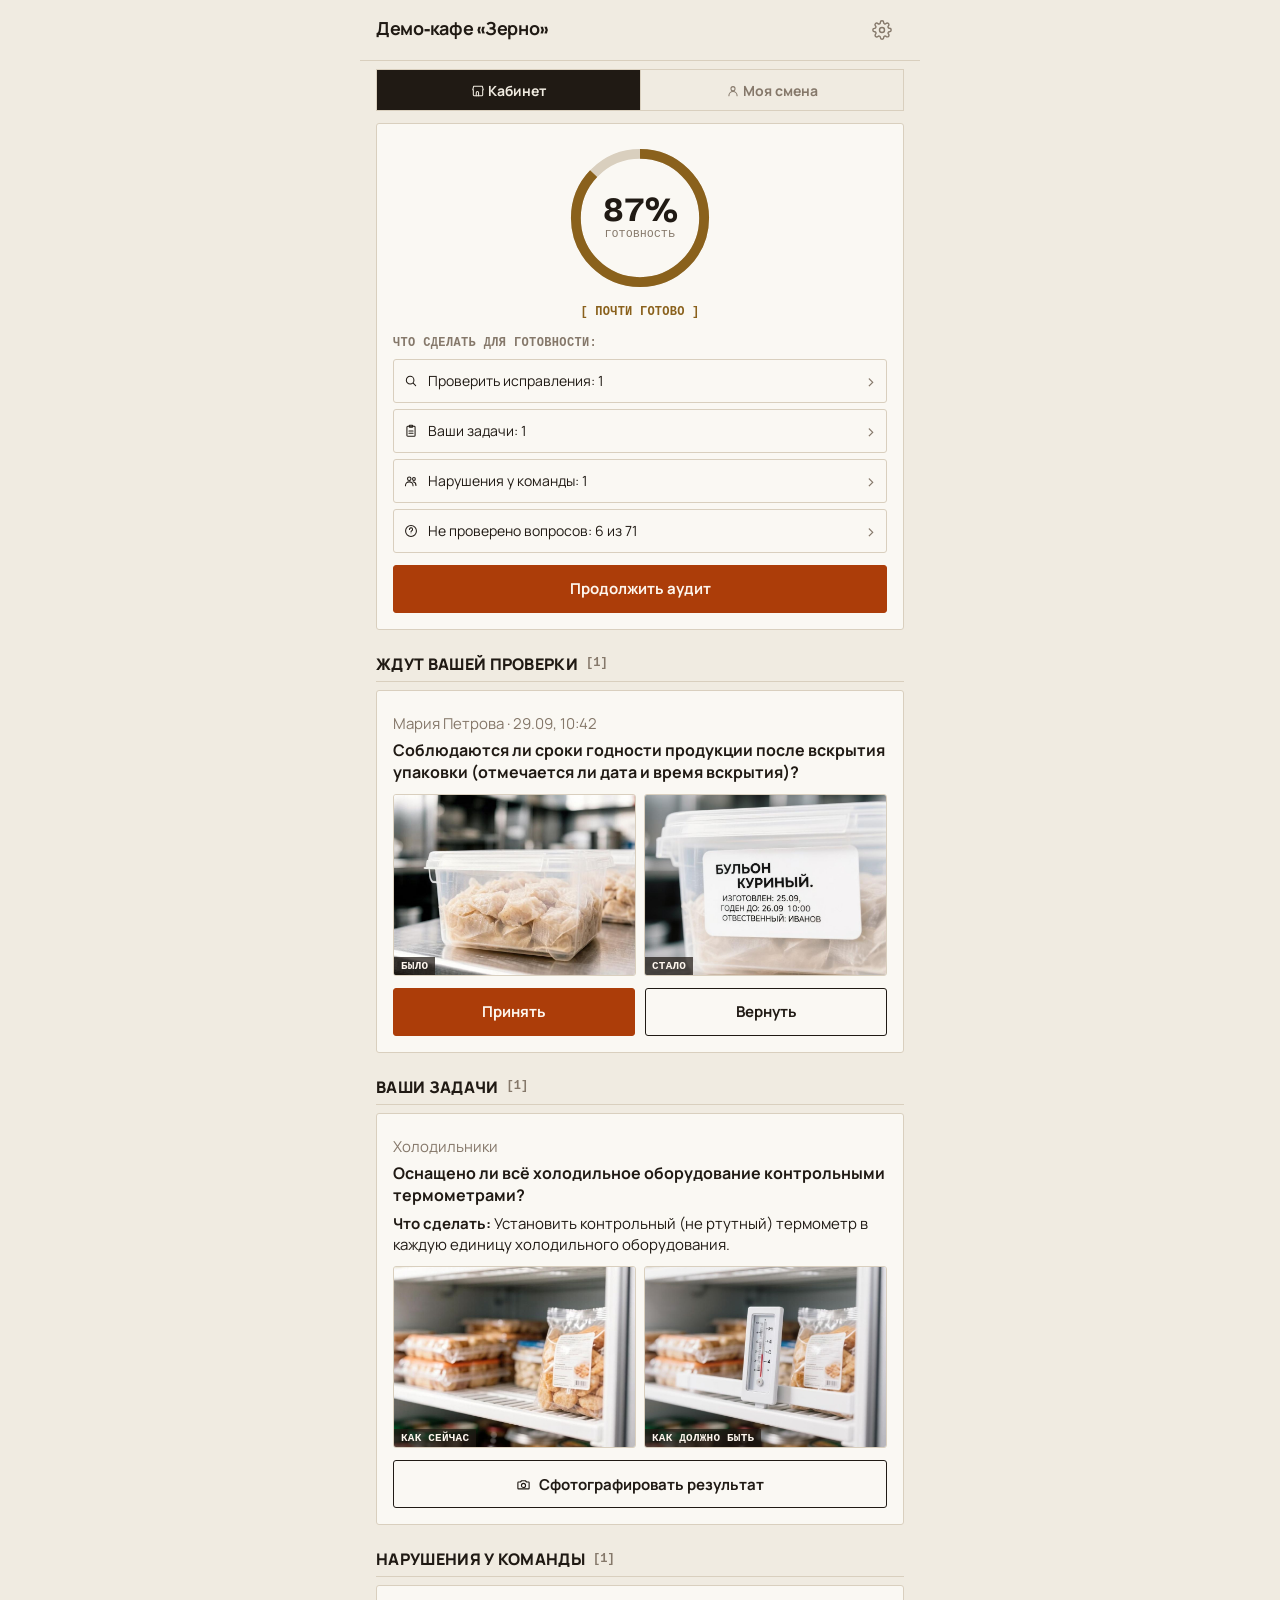
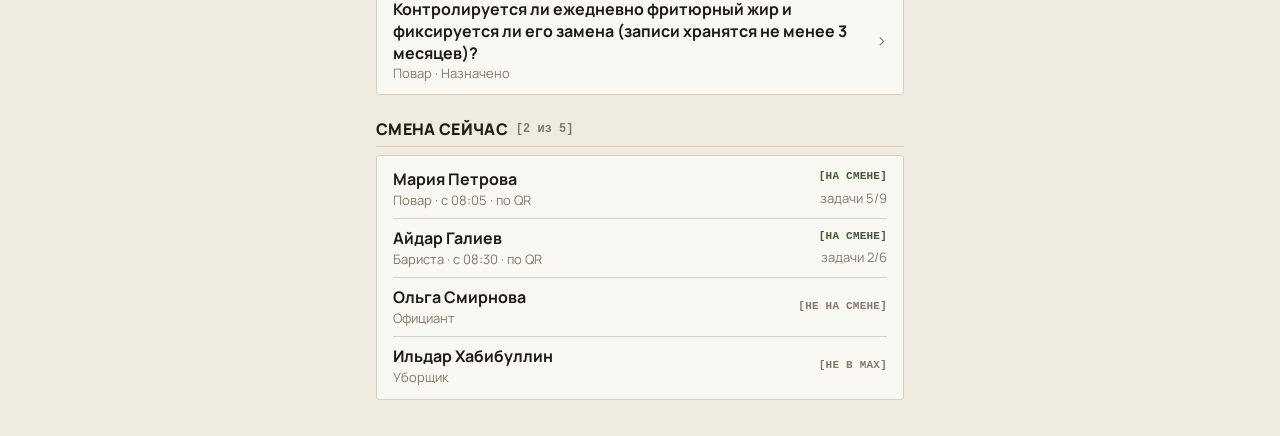
<file: frontend/design-demo/screen.html>
<!DOCTYPE html>
<html lang="ru">
<head>
  <meta charset="UTF-8">
  <meta name="viewport" content="width=device-width, initial-scale=1.0">
  <title>Экран для сравнения дизайнов</title>
  <script>
    // ?d=journal|label|native (nothing = the current design), ?s=home|audit|shift|defect
    var params = new URLSearchParams(location.search);
    if (params.get("d")) document.documentElement.dataset.design = params.get("d");
  </script>
  <link rel="stylesheet" href="../css/style.css">
  <link rel="stylesheet" href="../css/designs/journal.css">
  <link rel="stylesheet" href="../css/designs/label.css">
  <link rel="stylesheet" href="../css/designs/native.css">
  <style>
    /* A still frame: no sticky parts escaping the phone, no scrollbar */
    html { scrollbar-width: none; }
    html::-webkit-scrollbar { display: none; }
    .sheet-overlay { position: fixed; }
  </style>
</head>
<body class="has-back">
  <div id="app" class="app"></div>
  <div id="sheet-root"></div>
  <script src="screens.js"></script>
</body>
</html>
</file>
<file: frontend/css/style.css>
/* МАХ-Инспектор: tokens, light/dark, mobile-first, max 560px column */
/* Palette: paper / rust / ink-brown — flat, hairline-bordered, bracket-tagged labels */

/* Fonts are served with the app, not from Google: the mini-app must open even where only MAX is reachable.
   Bricolage Grotesque has no Cyrillic, so it only draws digits and Latin; Russian text falls back to Manrope. */
@font-face { font-family: "Manrope"; font-weight: 400 800; font-display: swap; src: url("../fonts/manrope-cyrillic.woff2") format("woff2"); unicode-range: U+0301, U+0400-045F, U+0490-0491, U+04B0-04B1, U+2116; }
@font-face { font-family: "Manrope"; font-weight: 400 800; font-display: swap; src: url("../fonts/manrope-latin.woff2") format("woff2"); unicode-range: U+0000-00FF, U+0131, U+0152-0153, U+02BB-02BC, U+02C6, U+02DA, U+02DC, U+0304, U+0308, U+0329, U+2000-206F, U+20AC, U+2122, U+2191, U+2193, U+2212, U+2215, U+FEFF, U+FFFD; }
@font-face { font-family: "Bricolage Grotesque"; font-weight: 600 800; font-display: swap; src: url("../fonts/bricolage-latin.woff2") format("woff2"); unicode-range: U+0000-00FF, U+0131, U+0152-0153, U+02BB-02BC, U+02C6, U+02DA, U+02DC, U+0304, U+0308, U+0329, U+2000-206F, U+20AC, U+2122, U+2191, U+2193, U+2212, U+2215, U+FEFF, U+FFFD; }

:root {
  --bg: #f0ebe1;
  --card: #faf8f3;
  --text: #201a14;
  --muted: #85786a;
  --line: #d9cfbe;
  --accent: #ac3d09;
  --accent-press: #872f06;
  --accent-soft: #ece0cd;
  --green: #43593a;
  --green-soft: #e4e6da;
  --amber: #8a611c;
  --amber-soft: #ece2cb;
  --red: #8c2e1e;
  --red-soft: #ece0cd;
  --gray-soft: #e7e0d3;
  --radius: 3px;
  --shadow: none;
  --overlay: rgba(32, 26, 20, 0.55);
  --font-display: "Bricolage Grotesque", "Manrope", -apple-system, BlinkMacSystemFont, "Segoe UI", Roboto, "Helvetica Neue", Arial, sans-serif;
  --font-mono: ui-monospace, "SF Mono", "IBM Plex Mono", Menlo, Consolas, "Liberation Mono", monospace;
}

@media (prefers-color-scheme: dark) {
  :root {
    --bg: #17130f;
    --card: #211b15;
    --text: #f0ebe1;
    --muted: #a2957f;
    --line: #382e22;
    --accent: #e06a2e;
    --accent-press: #ee8140;
    --accent-soft: #302519;
    --green: #97a988;
    --green-soft: #232921;
    --amber: #d6a94f;
    --amber-soft: #2c2418;
    --red: #cf7a63;
    --red-soft: #2c211a;
    --gray-soft: #271f18;
    --shadow: none;
    --overlay: rgba(0, 0, 0, 0.65);
  }
}

* {
  box-sizing: border-box;
  margin: 0;
  padding: 0;
  -webkit-tap-highlight-color: transparent;
}

html {
  background: var(--bg);
}

body {
  background: var(--bg);
  color: var(--text);
  font-family: "Manrope", -apple-system, BlinkMacSystemFont, "Segoe UI", Roboto, "Helvetica Neue", Arial, sans-serif;
  font-size: 16px;
  line-height: 1.45;
  min-height: 100vh;
}

.app {
  max-width: 560px;
  margin: 0 auto;
  padding: 0 16px calc(24px + env(safe-area-inset-bottom));
}

h1 { font-family: var(--font-display); font-weight: 700; font-size: 20px; line-height: 1.2; letter-spacing: -0.015em; }
h2 { font-size: 16px; font-weight: 800; line-height: 1.3; margin-bottom: 8px; text-transform: uppercase; letter-spacing: 0.02em; }
h3 { font-size: 16px; font-weight: 700; line-height: 1.35; margin-bottom: 6px; }
p + p { margin-top: 6px; }
img { max-width: 100%; display: block; }

.muted { color: var(--muted); }
.small { font-size: 13px; }
.block { display: block; }
.center { text-align: center; }
.lead { font-size: 17px; margin: 8px 0 16px; }
.warn { color: var(--amber); }

/* ---------- Top bar ---------- */

.topbar {
  display: flex;
  align-items: center;
  gap: 8px;
  min-height: 52px;
  position: sticky;
  top: 0;
  z-index: 5;
  background: var(--bg);
  margin: 0 -16px;
  padding: 8px 16px;
  border-bottom: 1px solid var(--line);
}
.topbar h1 { flex: 1; font-size: 18px; text-transform: none; }
.topbar-back {
  display: none;
  align-items: center;
  justify-content: center;
  width: 34px;
  height: 34px;
  border: 1px solid var(--line);
  border-radius: var(--radius);
  background: var(--card);
  color: var(--text);
  font-size: 22px;
  line-height: 1;
  cursor: pointer;
}
/* In MAX the native BackButton is used; our own arrow is for the browser only */
body.has-back .topbar-back { display: flex; }
.topbar-action {
  border: 0;
  background: none;
  color: var(--accent);
  font-family: var(--font-mono);
  font-size: 13px;
  font-weight: 600;
  text-transform: uppercase;
  letter-spacing: 0.03em;
  padding: 8px 4px;
  cursor: pointer;
}
.saved { font-family: var(--font-mono); font-size: 12px; font-weight: 600; color: var(--green); text-transform: uppercase; letter-spacing: 0.02em; }
.saved::before { content: "[ "; }
.saved::after { content: " ]"; }

.screen { padding-top: 4px; }

/* ---------- Cards and sections ---------- */

.card {
  background: var(--card);
  border: 1px solid var(--line);
  border-radius: var(--radius);
  padding: 16px;
  margin-bottom: 12px;
}
.section { margin: 24px 0 12px; }
.section > h2 { display: flex; align-items: center; gap: 8px; padding-bottom: 6px; border-bottom: 1px solid var(--line); }
.count {
  font-family: var(--font-mono);
  font-size: 12px;
  font-weight: 600;
  color: var(--muted);
  letter-spacing: 0;
  text-transform: none;
}
.count::before { content: "["; }
.count::after { content: "]"; }
.notice {
  background: var(--card);
  border: 1px solid var(--amber);
  border-radius: var(--radius);
  padding: 12px 14px;
  margin-bottom: 12px;
  font-size: 15px;
}
.notice .btn { margin-top: 8px; }

/* ---------- Buttons ---------- */

.btn {
  display: flex;
  align-items: center;
  justify-content: center;
  gap: 8px;
  width: 100%;
  min-height: 48px;
  padding: 12px 16px;
  border: 1px solid transparent;
  border-radius: var(--radius);
  font-size: 15px;
  font-weight: 700;
  font-family: inherit;
  cursor: pointer;
  text-align: center;
  transition: background 0.15s, opacity 0.15s, border-color 0.15s;
}
.btn-primary { background: var(--accent); border-color: var(--accent); color: #fdf6ee; }
.btn-primary:active { background: var(--accent-press); border-color: var(--accent-press); }
.btn-secondary { background: transparent; border-color: var(--text); color: var(--text); }
.btn-secondary:active { background: var(--gray-soft); }
.btn-danger { background: transparent; border-color: var(--red); color: var(--red); }
.btn-small { min-height: 40px; font-size: 14px; width: auto; padding: 8px 14px; }
.btn:disabled { opacity: 0.5; cursor: default; }
.btn-link {
  border: 0;
  background: none;
  color: var(--accent);
  font-size: 15px;
  font-weight: 700;
  font-family: inherit;
  padding: 12px 4px;
  min-height: 44px;
  cursor: pointer;
}
.is-busy { position: relative; color: transparent !important; }
.is-busy::after {
  content: "";
  position: absolute;
  width: 18px;
  height: 18px;
  border: 2px solid currentColor;
  border-color: var(--accent) transparent var(--accent) transparent;
  border-radius: 50%;
  animation: spin 0.8s linear infinite;
}
.btn-primary.is-busy::after { border-color: #fdf6ee transparent #fdf6ee transparent; }
@keyframes spin { to { transform: rotate(360deg); } }

.icon-btn {
  display: inline-flex;
  align-items: center;
  justify-content: center;
  min-width: 44px;
  min-height: 44px;
  border: 0;
  border-radius: var(--radius);
  background: none;
  color: var(--muted);
  font-size: 20px;
  cursor: pointer;
}
.stack { display: grid; gap: 10px; margin: 12px 0; }
.row-buttons { display: grid; grid-template-columns: 1fr 1fr; gap: 10px; margin-top: 12px; }
.row-between { display: flex; justify-content: space-between; align-items: center; gap: 8px; }

.bottom-bar {
  position: sticky;
  bottom: 0;
  padding: 16px 0 calc(12px + env(safe-area-inset-bottom));
  background: linear-gradient(to bottom, transparent, var(--bg) 35%);
  z-index: 4;
}

.link-toggle {
  border: 0;
  background: none;
  color: var(--accent);
  font-size: 14px;
  font-weight: 700;
  font-family: inherit;
  padding: 10px 0;
  min-height: 44px;
  cursor: pointer;
}
.link-toggle::after { content: " →"; }
.link-toggle.open::after { content: " ↓"; }

/* ---------- Forms ---------- */

.field { display: block; margin-bottom: 14px; }
.field > span { display: block; font-size: 13px; font-weight: 700; text-transform: uppercase; letter-spacing: 0.02em; color: var(--muted); margin-bottom: 6px; }
.field em { font-style: normal; font-weight: 400; text-transform: none; }
input[type="text"],
select,
textarea {
  width: 100%;
  min-height: 48px;
  padding: 12px 14px;
  border: 1px solid var(--line);
  border-radius: var(--radius);
  background: var(--card);
  color: var(--text);
  font-size: 16px;
  font-family: inherit;
}
textarea { resize: vertical; }
input:focus, select:focus, textarea:focus { outline: 2px solid var(--accent); outline-offset: -1px; border-color: transparent; }

.switch-row { display: flex; align-items: center; gap: 12px; cursor: pointer; }
.switch-row > span { flex: 1; display: grid; gap: 2px; }
.switch {
  appearance: none;
  -webkit-appearance: none;
  flex-shrink: 0;
  width: 44px;
  height: 26px;
  border: 1px solid var(--line);
  border-radius: 999px;
  background: var(--gray-soft);
  position: relative;
  cursor: pointer;
  transition: background 0.15s;
}
.switch::after {
  content: "";
  position: absolute;
  top: 2px;
  left: 2px;
  width: 20px;
  height: 20px;
  border-radius: 50%;
  background: var(--card);
  border: 1px solid var(--line);
  transition: transform 0.15s;
}
.switch:checked { background: var(--accent); border-color: var(--accent); }
.switch:checked::after { transform: translateX(18px); border-color: var(--accent); }
.switch:disabled { opacity: 0.6; }
.rules { display: grid; gap: 18px; }
.rules .switch-row + .switch-row { padding-top: 18px; border-top: 1px solid var(--line); }

.chips { display: flex; flex-wrap: wrap; gap: 8px; margin: 8px 0; }
.chip {
  min-height: 38px;
  padding: 7px 13px;
  border: 1px solid var(--line);
  border-radius: var(--radius);
  background: var(--card);
  color: var(--text);
  font-size: 14px;
  font-weight: 600;
  font-family: inherit;
  cursor: pointer;
}
.chip.selected { background: var(--text); border-color: var(--text); color: var(--bg); }
.chip-add { color: var(--accent); border-style: dashed; }
.chips-small .chip { min-height: 34px; font-size: 13px; padding: 6px 11px; }
.add-person { display: grid; gap: 8px; margin-top: 12px; }

.checks { display: grid; gap: 2px; }
.check-row { display: flex; align-items: center; gap: 12px; min-height: 44px; cursor: pointer; }
.check-row input { width: 20px; height: 20px; accent-color: var(--accent); flex-shrink: 0; }

.steps { display: flex; gap: 6px; margin: 4px 0 6px; }
.step { flex: 1; height: 3px; background: var(--line); }
.step.on { background: var(--accent); }

/* ---------- Lists ---------- */

.list { list-style: none; }
.list-row, .person {
  display: flex;
  align-items: center;
  justify-content: space-between;
  gap: 10px;
  min-height: 44px;
  padding: 8px 0;
  border-bottom: 1px solid var(--line);
}
.list-row:last-child, .person:last-child { border-bottom: 0; }
.card.list { padding-top: 4px; padding-bottom: 4px; }
.badge {
  font-family: var(--font-mono);
  font-size: 11px;
  font-weight: 600;
  color: var(--muted);
  white-space: nowrap;
  text-transform: uppercase;
  letter-spacing: 0.02em;
}
.badge::before { content: "["; }
.badge::after { content: "]"; }
.badge-ok { color: var(--green); }
h3.zone {
  font-family: var(--font-mono);
  font-size: 12px;
  color: var(--muted);
  font-weight: 600;
  text-transform: uppercase;
  letter-spacing: 0.03em;
  margin: 16px 0 6px;
  padding-bottom: 4px;
  border-bottom: 1px solid var(--line);
}
.duty-row { display: grid; gap: 6px; padding: 8px 0; border-bottom: 1px solid var(--line); }
.duty-row p { font-size: 14px; }
.duty-row select { min-height: 40px; padding: 6px 10px; }

.mini-progress { display: flex; align-items: center; gap: 8px; min-width: 110px; }
.mini-progress .bar { flex: 1; margin: 0; }

/* ---------- Progress, ring, status ---------- */

.bar { height: 4px; background: var(--line); overflow: hidden; margin: 8px 0; }
.bar-fill { height: 100%; background: var(--accent); transition: width 0.3s; }

.ring { position: relative; width: 148px; height: 148px; margin: 4px auto 6px; }
.ring svg { width: 100%; height: 100%; transform: rotate(-90deg); }
.ring-track { fill: none; stroke: var(--line); stroke-width: 8; }
.ring-value { fill: none; stroke-width: 8; stroke-linecap: butt; transition: stroke-dashoffset 0.6s; }
.ring-green .ring-value { stroke: var(--green); }
.ring-amber .ring-value { stroke: var(--amber); }
.ring-red .ring-value { stroke: var(--red); }
.ring-gray .ring-value { stroke: var(--line); }
.ring-text { position: absolute; inset: 0; display: grid; place-content: center; text-align: center; }
.ring-text strong { font-family: var(--font-display); font-size: 34px; font-weight: 700; line-height: 1; font-variant-numeric: tabular-nums; }
.ring-text span { font-family: var(--font-mono); font-size: 11px; color: var(--muted); text-transform: uppercase; letter-spacing: 0.04em; }

.status { display: inline-block; font-family: var(--font-mono); font-weight: 600; font-size: 12px; text-transform: uppercase; letter-spacing: 0.02em; margin: 4px 0 10px; }
.status::before { content: "[ "; }
.status::after { content: " ]"; }
.status-green { color: var(--green); }
.status-amber { color: var(--amber); }
.status-red { color: var(--red); }
.status-gray { color: var(--muted); }

/* ---------- Owner home ---------- */

.tiles { display: grid; grid-template-columns: 1fr 1fr; gap: 10px; }
.tile {
  display: grid;
  gap: 6px;
  justify-items: start;
  min-height: 84px;
  padding: 14px;
  border: 1px solid var(--line);
  border-radius: var(--radius);
  background: var(--card);
  color: var(--text);
  font-size: 14px;
  font-weight: 700;
  font-family: inherit;
  text-align: left;
  cursor: pointer;
}
.tile-icon { font-size: 22px; }
.empty-inline { padding: 14px 16px; }

/* ---------- Defects and photos ---------- */

.defect-card h3 { margin-top: 2px; }
.defect-card p { font-size: 15px; margin: 6px 0; }
.defect-card.urgent { border-color: var(--red); }
.defect-card.urgent h3 { color: var(--red); }
.defect-card.highlight { outline: 2px solid var(--accent); outline-offset: 2px; }
.defect-card .btn { margin-top: 12px; }
.defect-card .row-buttons .btn { margin-top: 0; }

.photo-pair { display: grid; grid-template-columns: 1fr 1fr; gap: 8px; margin: 10px 0; }
.photo-thumb {
  position: relative;
  aspect-ratio: 4 / 3;
  border: 1px solid var(--line);
  border-radius: var(--radius);
  overflow: hidden;
  background: var(--gray-soft);
  cursor: pointer;
  padding: 0;
}
.photo-thumb img { width: 100%; height: 100%; object-fit: cover; }
.photo-thumb span {
  position: absolute;
  left: 0;
  bottom: 0;
  font-family: var(--font-mono);
  font-size: 11px;
  font-weight: 600;
  text-transform: uppercase;
  letter-spacing: 0.02em;
  color: #fdf6ee;
  background: rgba(32, 26, 20, 0.72);
  padding: 3px 7px;
}
.photo-full { width: 100%; border: 1px solid var(--line); border-radius: var(--radius); max-height: 70vh; object-fit: contain; background: var(--gray-soft); }
.photo-count {
  position: absolute;
  right: 0;
  top: 0;
  font-family: var(--font-mono);
  font-style: normal;
  font-size: 12px;
  font-weight: 600;
  color: #fdf6ee;
  background: rgba(32, 26, 20, 0.75);
  padding: 2px 7px;
}

/* Photo collector: shots taken for one answer */
.shots { display: grid; grid-template-columns: repeat(3, 1fr); gap: 8px; }
.shot { position: relative; aspect-ratio: 1; border: 1px solid var(--line); border-radius: var(--radius); overflow: hidden; background: var(--gray-soft); }
.shot img { width: 100%; height: 100%; object-fit: cover; }
.shot-remove {
  position: absolute;
  top: 4px;
  right: 4px;
  width: 28px;
  height: 28px;
  border: 0;
  border-radius: 50%;
  background: rgba(32, 26, 20, 0.75);
  color: #fdf6ee;
  font-size: 14px;
  cursor: pointer;
}

/* ---------- Audit walk ---------- */

.audit-screen { padding-bottom: 8px; }
.audit-progress { margin: 4px 0 10px; }
.audit-progress .bar { margin: 6px 0 4px; }
.question-card .question { font-family: var(--font-display); font-weight: 600; font-size: 19px; line-height: 1.3; margin: 6px 0 8px; text-transform: none; letter-spacing: 0; }
.question-card > p { font-size: 15px; }
.example-photos { display: grid; grid-template-columns: 1fr 1fr; gap: 8px; margin: 12px 0 4px; }
.example {
  position: relative;
  border: 1px solid var(--line);
  border-radius: var(--radius);
  overflow: hidden;
  padding: 0;
  aspect-ratio: 4 / 3;
  background: var(--gray-soft);
  cursor: pointer;
}
.example img { width: 100%; height: 100%; object-fit: cover; }
.example span {
  position: absolute;
  left: 0;
  bottom: 0;
  font-family: var(--font-mono);
  font-size: 11px;
  font-weight: 600;
  text-transform: uppercase;
  letter-spacing: 0.02em;
  color: #fdf6ee;
  padding: 3px 7px;
}
.example.ok span { background: rgba(67, 89, 58, 0.92); }
.example.bad span { background: rgba(140, 46, 30, 0.92); }
.example.wide { width: 100%; margin: 10px 0; }
.basis { font-size: 13px; color: var(--muted); }
.basis p { margin: 4px 0; }
.answer-note { margin-top: 10px; font-size: 13px; font-weight: 600; padding: 8px 10px; background: var(--gray-soft); border-left: 2px solid var(--muted); }
.answer-note.violation { background: var(--red-soft); color: var(--red); border-left-color: var(--red); }
.answer-note.compliant { background: var(--green-soft); color: var(--green); border-left-color: var(--green); }

.answer-bar {
  position: sticky;
  bottom: 0;
  display: grid;
  grid-template-columns: repeat(3, 1fr);
  gap: 8px;
  padding: 12px 0 calc(8px + env(safe-area-inset-bottom));
  background: linear-gradient(to bottom, transparent, var(--bg) 25%);
  z-index: 4;
}
.answer {
  display: grid;
  justify-items: center;
  gap: 2px;
  min-height: 72px;
  padding: 10px 4px;
  border: 1px solid var(--line);
  border-radius: var(--radius);
  background: var(--card);
  color: var(--text);
  font-size: 24px;
  font-weight: 700;
  font-family: inherit;
  cursor: pointer;
}
.answer span { font-family: var(--font-mono); font-size: 11px; font-weight: 600; text-transform: uppercase; letter-spacing: 0.02em; }
.answer.ok { color: var(--green); }
.answer.bad { color: var(--red); }
.answer.na { color: var(--muted); }
.answer.ok.active { background: var(--green-soft); border-color: var(--green); }
.answer.bad.active { background: var(--red-soft); border-color: var(--red); }
.answer.na.active { background: var(--gray-soft); border-color: var(--muted); }
.audit-nav { margin-top: 2px; }

/* ---------- Staff ---------- */

.person-pick {
  display: grid;
  gap: 2px;
  text-align: left;
  min-height: 64px;
  padding: 12px 16px;
  border: 1px solid var(--line);
  border-radius: var(--radius);
  background: var(--card);
  color: var(--text);
  font-size: 16px;
  font-family: inherit;
  cursor: pointer;
}
.urgent-title { color: var(--red); }
.task-list { list-style: none; padding-top: 4px; padding-bottom: 4px; }
.task { display: flex; align-items: center; gap: 12px; min-height: 52px; border-bottom: 1px solid var(--line); }
.task:last-child { border-bottom: 0; }
.task-text { flex: 1; font-size: 15px; padding: 8px 0; }
.task.done .task-text { color: var(--muted); text-decoration: line-through; }
.task-check {
  flex-shrink: 0;
  width: 28px;
  height: 28px;
  border: 1px solid var(--line);
  border-radius: var(--radius);
  background: var(--card);
  color: #fff;
  font-size: 16px;
  font-weight: 700;
  line-height: 1;
  cursor: pointer;
}
.task.done .task-check { background: var(--text); border-color: var(--text); }
.task-check:disabled { opacity: 0.5; cursor: default; }

/* ---------- Done / landing / empty ---------- */

.done-screen, .landing { text-align: center; padding-top: 40px; }
.done-screen .btn, .done-screen .btn-link { margin-top: 12px; }
.done-icon { font-size: 48px; }
.logo {
  width: 56px;
  height: 56px;
  margin: 0 auto 14px;
  border: 1.5px solid var(--text);
  border-radius: var(--radius);
  background: var(--text);
  color: var(--bg);
  font-family: var(--font-display);
  font-size: 26px;
  font-weight: 700;
  display: grid;
  place-items: center;
}
.next-step {
  display: flex;
  align-items: center;
  gap: 14px;
  width: 100%;
  margin-top: 10px;
  padding: 14px 16px;
  border: 1px solid var(--line);
  border-radius: var(--radius);
  background: var(--card);
  color: var(--text);
  font-family: inherit;
  font-size: 16px;
  text-align: left;
  cursor: pointer;
}
.next-step > span:last-child { display: grid; gap: 2px; }
.next-step .muted { font-size: 14px; }
.next-num {
  flex-shrink: 0;
  width: 32px;
  height: 32px;
  border: 1px solid var(--text);
  color: var(--text);
  font-family: var(--font-mono);
  font-weight: 700;
  display: grid;
  place-items: center;
}
.qr { width: 240px; max-width: 100%; margin: 4px auto 12px; background: #fff; padding: 10px; border: 1px solid var(--line); }
.qr svg { width: 100%; height: auto; display: block; }

.empty { text-align: center; padding: 40px 8px; display: grid; gap: 12px; justify-items: center; }
.empty-icon { font-size: 40px; }
.empty .btn { max-width: 320px; }

/* ---------- Skeleton ---------- */

.skeleton-screen { padding-top: 16px; }
.skeleton {
  border: 1px solid var(--line);
  background: linear-gradient(90deg, var(--card) 25%, var(--gray-soft) 50%, var(--card) 75%);
  background-size: 200% 100%;
  animation: shimmer 1.2s infinite;
  margin-bottom: 12px;
}
.skeleton-title { height: 24px; width: 55%; }
.skeleton-card { height: 108px; }
@keyframes shimmer { to { background-position: -200% 0; } }

/* ---------- Toasts ---------- */

.toasts {
  position: fixed;
  left: 0;
  right: 0;
  bottom: calc(16px + env(safe-area-inset-bottom));
  display: grid;
  justify-items: center;
  gap: 8px;
  padding: 0 16px;
  z-index: 30;
  pointer-events: none;
}
.toast {
  display: flex;
  align-items: center;
  gap: 12px;
  max-width: 528px;
  width: 100%;
  padding: 12px 14px;
  border-radius: var(--radius);
  background: #201a14;
  color: #fdf6ee;
  font-size: 14px;
  opacity: 0;
  transform: translateY(6px);
  transition: opacity 0.2s, transform 0.2s;
  /* Taps go through to the buttons underneath; only the toast action is clickable */
  pointer-events: none;
}
.toast.show { opacity: 1; transform: none; }
.toast > span { flex: 1; }
.toast-success { background: #2e3e27; }
.toast-error { background: #5c2015; }
.toast-action {
  border: 1px solid rgba(253, 246, 238, 0.4);
  background: transparent;
  color: #fdf6ee;
  font-weight: 700;
  font-size: 13px;
  font-family: inherit;
  border-radius: var(--radius);
  padding: 7px 10px;
  min-height: 34px;
  cursor: pointer;
  white-space: nowrap;
  pointer-events: auto;
}

/* ---------- Bottom sheet ---------- */

.sheet-overlay {
  position: fixed;
  inset: 0;
  background: var(--overlay);
  display: flex;
  align-items: flex-end;
  justify-content: center;
  z-index: 20;
  opacity: 0;
  transition: opacity 0.2s;
}
.sheet-overlay.show { opacity: 1; }
/* A closing sheet must not swallow the next tap */
.sheet-overlay.closing { pointer-events: none; }
.sheet {
  width: 100%;
  max-width: 560px;
  max-height: 88vh;
  overflow-y: auto;
  background: var(--card);
  border: 1px solid var(--line);
  border-bottom: 0;
  border-radius: 10px 10px 0 0;
  padding: 8px 16px calc(16px + env(safe-area-inset-bottom));
  transform: translateY(24px);
  transition: transform 0.2s;
}
.sheet-overlay.show .sheet { transform: none; }
.sheet-handle { width: 36px; height: 3px; background: var(--line); margin: 4px auto 12px; }
.sheet-body { display: grid; gap: 10px; margin-bottom: 14px; }
.sheet-body h3 { font-size: 18px; margin: 0; }
.sheet-actions { display: grid; gap: 8px; }
.qr-video { width: 100%; max-height: 55vh; aspect-ratio: 1; object-fit: cover; background: #000; border-radius: 8px; }

/* ---------- Role switch, readiness todo, team list ---------- */

.role-tabs {
  display: grid;
  grid-template-columns: 1fr 1fr;
  gap: 0;
  margin: 4px 0 12px;
  border: 1px solid var(--line);
}
.role-tabs button {
  min-height: 40px;
  border: 0;
  background: none;
  color: var(--muted);
  font-size: 14px;
  font-weight: 700;
  font-family: inherit;
  cursor: pointer;
}
.role-tabs button + button { border-left: 1px solid var(--line); }
.role-tabs button.active { background: var(--text); color: var(--bg); }

.todo { text-align: left; margin: 4px 0 12px; }
.todo-title { font-family: var(--font-mono); font-size: 12px; font-weight: 600; text-transform: uppercase; letter-spacing: 0.03em; color: var(--muted); margin-bottom: 4px; }
.todo-row {
  display: flex;
  align-items: center;
  gap: 10px;
  width: 100%;
  min-height: 44px;
  padding: 8px 10px;
  margin-top: 6px;
  border: 1px solid var(--line);
  border-radius: var(--radius);
  background: var(--card);
  color: var(--text);
  font-size: 14px;
  font-family: inherit;
  text-align: left;
  cursor: pointer;
}
.todo-text { flex: 1; }
.chevron { color: var(--muted); font-size: 18px; line-height: 1; }

.row-button {
  width: 100%;
  border: 0;
  border-bottom: 1px solid var(--line);
  background: none;
  color: var(--text);
  font-family: inherit;
  font-size: 16px;
  text-align: left;
  cursor: pointer;
}
.list li:last-child .row-button { border-bottom: 0; }
.person-right { display: grid; justify-items: end; gap: 4px; white-space: nowrap; }

/* Sticky top bar must not cover a section scrolled into view */
.section { scroll-margin-top: 64px; }
.section.flash > h2 { animation: flash 1.2s ease-out; }
@keyframes flash { 0%, 40% { color: var(--accent); } 100% { color: inherit; } }

.inline-link {
  border: 0;
  background: none;
  color: var(--accent);
  font: inherit;
  font-weight: 700;
  padding: 0;
  cursor: pointer;
}
.answer-hint { text-align: center; margin: 2px 0 0; }
.answer-hint .inline-link { display: inline-block; padding: 8px 0; }
.chat-btn { margin-top: 20px; }
.stack .chat-btn { margin-top: 0; }

.zone-filter { margin: 10px 0 2px; }

.row-actions { display: flex; align-items: center; gap: 4px; flex-shrink: 0; }

/* ---------- Line icons (replace emoji pictograms; mask + currentColor, theme-safe) ---------- */

.ico {
  display: inline-block;
  width: 1em;
  height: 1em;
  vertical-align: -0.15em;
  background-color: currentColor;
  -webkit-mask-repeat: no-repeat;
  mask-repeat: no-repeat;
  -webkit-mask-position: center;
  mask-position: center;
  -webkit-mask-size: contain;
  mask-size: contain;
  flex-shrink: 0;
}
.tile-icon.ico, .next-num .ico, .done-icon.ico, .empty-icon.ico, .logo .ico, .urgent-title .ico, .todo-icon.ico {
  width: 1.15em;
  height: 1.15em;
}

.ico[data-i="store"] { --im: url("data:image/svg+xml,%3Csvg xmlns='http://www.w3.org/2000/svg' viewBox='0 0 24 24' fill='none' stroke='%23000' stroke-width='1.8' stroke-linecap='round' stroke-linejoin='round'%3E%3Cpath d='M4 10v9a1 1 0 0 0 1 1h14a1 1 0 0 0 1-1v-9'/%3E%3Cpath d='M3 10l1.5-6h15L21 10'/%3E%3Cpath d='M9 20v-5a2 2 0 0 1 4 0v5'/%3E%3C/svg%3E"); }
.ico[data-i="user"] { --im: url("data:image/svg+xml,%3Csvg xmlns='http://www.w3.org/2000/svg' viewBox='0 0 24 24' fill='none' stroke='%23000' stroke-width='1.8' stroke-linecap='round' stroke-linejoin='round'%3E%3Ccircle cx='12' cy='8' r='3.5'/%3E%3Cpath d='M5 20c0-3.9 3.1-7 7-7s7 3.1 7 7'/%3E%3C/svg%3E"); }
.ico[data-i="warning"] { --im: url("data:image/svg+xml,%3Csvg xmlns='http://www.w3.org/2000/svg' viewBox='0 0 24 24' fill='none' stroke='%23000' stroke-width='1.8' stroke-linecap='round' stroke-linejoin='round'%3E%3Cpath d='M12 3.5 2 20h20L12 3.5Z'/%3E%3Cpath d='M12 10v4'/%3E%3Ccircle cx='12' cy='17' r='0.6' fill='%23000' stroke='none'/%3E%3C/svg%3E"); }
.ico[data-i="camera"] { --im: url("data:image/svg+xml,%3Csvg xmlns='http://www.w3.org/2000/svg' viewBox='0 0 24 24' fill='none' stroke='%23000' stroke-width='1.8' stroke-linecap='round' stroke-linejoin='round'%3E%3Cpath d='M4 8h3l2-2h6l2 2h3a1 1 0 0 1 1 1v9a1 1 0 0 1-1 1H4a1 1 0 0 1-1-1V9a1 1 0 0 1 1-1Z'/%3E%3Ccircle cx='12' cy='13.5' r='3.3'/%3E%3C/svg%3E"); }
.ico[data-i="image"] { --im: url("data:image/svg+xml,%3Csvg xmlns='http://www.w3.org/2000/svg' viewBox='0 0 24 24' fill='none' stroke='%23000' stroke-width='1.8' stroke-linecap='round' stroke-linejoin='round'%3E%3Crect x='3' y='4' width='18' height='16' rx='1'/%3E%3Ccircle cx='8.5' cy='9.5' r='1.6'/%3E%3Cpath d='M21 16l-5.5-5.5a1 1 0 0 0-1.4 0L6 19'/%3E%3C/svg%3E"); }
.ico[data-i="paperclip"] { --im: url("data:image/svg+xml,%3Csvg xmlns='http://www.w3.org/2000/svg' viewBox='0 0 24 24' fill='none' stroke='%23000' stroke-width='1.8' stroke-linecap='round' stroke-linejoin='round'%3E%3Cpath d='M8.5 12.5 15 6a3.5 3.5 0 0 1 5 5l-8 8a5 5 0 0 1-7-7l7.5-7.5'/%3E%3C/svg%3E"); }
.ico[data-i="users"] { --im: url("data:image/svg+xml,%3Csvg xmlns='http://www.w3.org/2000/svg' viewBox='0 0 24 24' fill='none' stroke='%23000' stroke-width='1.8' stroke-linecap='round' stroke-linejoin='round'%3E%3Ccircle cx='9' cy='8' r='3'/%3E%3Cpath d='M2.5 20c0-3.6 2.9-6.5 6.5-6.5s6.5 2.9 6.5 6.5'/%3E%3Ccircle cx='17' cy='8.5' r='2.4'/%3E%3Cpath d='M15.5 13.2c2.9.4 5 2.9 5 6.3'/%3E%3C/svg%3E"); }
.ico[data-i="file"] { --im: url("data:image/svg+xml,%3Csvg xmlns='http://www.w3.org/2000/svg' viewBox='0 0 24 24' fill='none' stroke='%23000' stroke-width='1.8' stroke-linecap='round' stroke-linejoin='round'%3E%3Cpath d='M6 2h8l5 5v14a1 1 0 0 1-1 1H6a1 1 0 0 1-1-1V3a1 1 0 0 1 1-1Z'/%3E%3Cpath d='M14 2v5h5'/%3E%3Cpath d='M8 13h8M8 17h8'/%3E%3C/svg%3E"); }
.ico[data-i="search"] { --im: url("data:image/svg+xml,%3Csvg xmlns='http://www.w3.org/2000/svg' viewBox='0 0 24 24' fill='none' stroke='%23000' stroke-width='1.8' stroke-linecap='round' stroke-linejoin='round'%3E%3Ccircle cx='10.5' cy='10.5' r='6.5'/%3E%3Cpath d='m20 20-4.3-4.3'/%3E%3C/svg%3E"); }
.ico[data-i="clipboard"] { --im: url("data:image/svg+xml,%3Csvg xmlns='http://www.w3.org/2000/svg' viewBox='0 0 24 24' fill='none' stroke='%23000' stroke-width='1.8' stroke-linecap='round' stroke-linejoin='round'%3E%3Crect x='5' y='4' width='14' height='17' rx='1.5'/%3E%3Crect x='9' y='2' width='6' height='3.5' rx='1'/%3E%3Cpath d='M8.5 12h7M8.5 16h7'/%3E%3C/svg%3E"); }
.ico[data-i="help"] { --im: url("data:image/svg+xml,%3Csvg xmlns='http://www.w3.org/2000/svg' viewBox='0 0 24 24' fill='none' stroke='%23000' stroke-width='1.8' stroke-linecap='round' stroke-linejoin='round'%3E%3Ccircle cx='12' cy='12' r='9.3'/%3E%3Cpath d='M9.3 9.3a2.7 2.7 0 1 1 4 2.35c-.9.5-1.3 1-1.3 2.1'/%3E%3Ccircle cx='12' cy='16.9' r='0.6' fill='%23000' stroke='none'/%3E%3C/svg%3E"); }
.ico[data-i="chart"] { --im: url("data:image/svg+xml,%3Csvg xmlns='http://www.w3.org/2000/svg' viewBox='0 0 24 24' fill='none' stroke='%23000' stroke-width='1.8' stroke-linecap='round' stroke-linejoin='round'%3E%3Cpath d='M4 20V10M12 20V4M20 20v-7'/%3E%3Cpath d='M2.5 20h19'/%3E%3C/svg%3E"); }
.ico[data-i="chat"] { --im: url("data:image/svg+xml,%3Csvg xmlns='http://www.w3.org/2000/svg' viewBox='0 0 24 24' fill='none' stroke='%23000' stroke-width='1.8' stroke-linecap='round' stroke-linejoin='round'%3E%3Cpath d='M4 5h16a1 1 0 0 1 1 1v10a1 1 0 0 1-1 1H9l-5 4v-4H4a1 1 0 0 1-1-1V6a1 1 0 0 1 1-1Z'/%3E%3C/svg%3E"); }
.ico[data-i="sparkles"] { --im: url("data:image/svg+xml,%3Csvg xmlns='http://www.w3.org/2000/svg' viewBox='0 0 24 24' fill='none' stroke='%23000' stroke-width='1.6' stroke-linecap='round' stroke-linejoin='round'%3E%3Cpath d='M12 3v5M12 16v5M4 12h5M15 12h5'/%3E%3Cpath d='M6.5 6.5l3 3M14.5 14.5l3 3M17.5 6.5l-3 3M9.5 14.5l-3 3'/%3E%3C/svg%3E"); }
.ico[data-i="send"] { --im: url("data:image/svg+xml,%3Csvg xmlns='http://www.w3.org/2000/svg' viewBox='0 0 24 24' fill='none' stroke='%23000' stroke-width='1.8' stroke-linecap='round' stroke-linejoin='round'%3E%3Cpath d='M21 3 3 10.5l7.5 3L21 3Z'/%3E%3Cpath d='M10.5 13.5 21 3l-4 15-6.5-4.5Z'/%3E%3C/svg%3E"); }
.ico[data-i="mail"] { --im: url("data:image/svg+xml,%3Csvg xmlns='http://www.w3.org/2000/svg' viewBox='0 0 24 24' fill='none' stroke='%23000' stroke-width='1.8' stroke-linecap='round' stroke-linejoin='round'%3E%3Crect x='3' y='5' width='18' height='14' rx='1.5'/%3E%3Cpath d='m3.5 6 8.5 7 8.5-7'/%3E%3C/svg%3E"); }
.ico[data-i="link"] { --im: url("data:image/svg+xml,%3Csvg xmlns='http://www.w3.org/2000/svg' viewBox='0 0 24 24' fill='none' stroke='%23000' stroke-width='1.8' stroke-linecap='round' stroke-linejoin='round'%3E%3Cpath d='M9.5 14.5 14.5 9.5'/%3E%3Cpath d='M11 6.5 12.6 4.9a3.6 3.6 0 0 1 5.1 5.1L16 11.6'/%3E%3Cpath d='M13 17.5 11.4 19.1a3.6 3.6 0 0 1-5.1-5.1L8 12.4'/%3E%3C/svg%3E"); }
.ico[data-i="info"] { --im: url("data:image/svg+xml,%3Csvg xmlns='http://www.w3.org/2000/svg' viewBox='0 0 24 24' fill='none' stroke='%23000' stroke-width='1.8' stroke-linecap='round' stroke-linejoin='round'%3E%3Ccircle cx='12' cy='12' r='9.3'/%3E%3Cpath d='M12 11v6'/%3E%3Ccircle cx='12' cy='7.3' r='0.6' fill='%23000' stroke='none'/%3E%3C/svg%3E"); }
.ico[data-i="wave"] { --im: url("data:image/svg+xml,%3Csvg xmlns='http://www.w3.org/2000/svg' viewBox='0 0 24 24' fill='none' stroke='%23000' stroke-width='1.7' stroke-linecap='round' stroke-linejoin='round'%3E%3Cpath d='M8 13V5.5a1.5 1.5 0 0 1 3 0V12'/%3E%3Cpath d='M11 12V4.2a1.5 1.5 0 0 1 3 0V12'/%3E%3Cpath d='M14 12V5.5a1.5 1.5 0 0 1 3 0V13'/%3E%3Cpath d='M17 9.5a1.5 1.5 0 0 1 3 0V15c0 3.9-3.1 6.5-7 6.5-2.7 0-4.4-1-6-3l-3.3-4.6a1.4 1.4 0 0 1 2.2-1.7L8 14.5'/%3E%3C/svg%3E"); }
.ico[data-i="megaphone"] { --im: url("data:image/svg+xml,%3Csvg xmlns='http://www.w3.org/2000/svg' viewBox='0 0 24 24' fill='none' stroke='%23000' stroke-width='1.8' stroke-linecap='round' stroke-linejoin='round'%3E%3Cpath d='M3 10v4a1 1 0 0 0 1 1h2l7 4V5l-7 4H4a1 1 0 0 0-1 1Z'/%3E%3Cpath d='M17 9a4 4 0 0 1 0 6'/%3E%3Cpath d='M20 7a7.5 7.5 0 0 1 0 10'/%3E%3C/svg%3E"); }
.ico[data-i="alert-dot"] { --im: url("data:image/svg+xml,%3Csvg xmlns='http://www.w3.org/2000/svg' viewBox='0 0 24 24'%3E%3Ccircle cx='12' cy='12' r='7' fill='%23000'/%3E%3C/svg%3E"); }
.ico[data-i="x-circle"] { --im: url("data:image/svg+xml,%3Csvg xmlns='http://www.w3.org/2000/svg' viewBox='0 0 24 24' fill='none' stroke='%23000' stroke-width='1.8' stroke-linecap='round' stroke-linejoin='round'%3E%3Ccircle cx='12' cy='12' r='9.3'/%3E%3Cpath d='m9 9 6 6M15 9l-6 6'/%3E%3C/svg%3E"); }
.ico[data-i="gear"] { --im: url("data:image/svg+xml,%3Csvg xmlns='http://www.w3.org/2000/svg' viewBox='0 0 24 24' fill='none' stroke='%23000' stroke-width='1.7' stroke-linecap='round' stroke-linejoin='round'%3E%3Ccircle cx='12' cy='12' r='3'/%3E%3Cpath d='M19.4 15a1.65 1.65 0 0 0 .33 1.82l.06.06a2 2 0 1 1-2.83 2.83l-.06-.06a1.65 1.65 0 0 0-1.82-.33 1.65 1.65 0 0 0-1 1.51V21a2 2 0 1 1-4 0v-.09A1.65 1.65 0 0 0 9 19.4a1.65 1.65 0 0 0-1.82.33l-.06.06a2 2 0 1 1-2.83-2.83l.06-.06a1.65 1.65 0 0 0 .33-1.82 1.65 1.65 0 0 0-1.51-1H3a2 2 0 1 1 0-4h.09A1.65 1.65 0 0 0 4.6 9a1.65 1.65 0 0 0-.33-1.82l-.06-.06a2 2 0 1 1 2.83-2.83l.06.06a1.65 1.65 0 0 0 1.82.33H9a1.65 1.65 0 0 0 1-1.51V3a2 2 0 1 1 4 0v.09a1.65 1.65 0 0 0 1 1.51 1.65 1.65 0 0 0 1.82-.33l.06-.06a2 2 0 1 1 2.83 2.83l-.06.06a1.65 1.65 0 0 0-.33 1.82V9a1.65 1.65 0 0 0 1.51 1H21a2 2 0 1 1 0 4h-.09a1.65 1.65 0 0 0-1.51 1Z'/%3E%3C/svg%3E"); }

.ico { -webkit-mask-image: var(--im); mask-image: var(--im); }
.ico[data-i="clock"] { --im: url("data:image/svg+xml,%3Csvg xmlns='http://www.w3.org/2000/svg' viewBox='0 0 24 24' fill='none' stroke='%23000' stroke-width='1.8' stroke-linecap='round' stroke-linejoin='round'%3E%3Ccircle cx='12' cy='12' r='9.3'/%3E%3Cpath d='M12 7v5.3l3.6 2.1'/%3E%3C/svg%3E"); }
.ico[data-i="undo"] { --im: url("data:image/svg+xml,%3Csvg xmlns='http://www.w3.org/2000/svg' viewBox='0 0 24 24' fill='none' stroke='%23000' stroke-width='1.8' stroke-linecap='round' stroke-linejoin='round'%3E%3Cpath d='M7 8 3 12l4 4'/%3E%3Cpath d='M3 12h11a5.5 5.5 0 0 1 0 11h-2'/%3E%3C/svg%3E"); }
</file>
<file: frontend/css/designs/journal.css>
/* Design «Журнал»: the paper forms the inspector checks, moved into the phone.
   Squared paper; the checklist is a form of squares ticked in blue ink, violations are crossed in red,
   the totals are typeset under the form like the last lines of an act, and the shift journal
   records the time of each duty. Applies only with <html data-design="journal">. */

@font-face { font-family: "PT Serif"; font-weight: 400; font-display: swap; src: url("../../fonts/pt-serif-cyrillic-400-normal.woff2") format("woff2"); unicode-range: U+0301, U+0400-045F, U+0490-0491, U+04B0-04B1, U+2116; }
@font-face { font-family: "PT Serif"; font-weight: 400; font-display: swap; src: url("../../fonts/pt-serif-latin-400-normal.woff2") format("woff2"); unicode-range: U+0000-00FF, U+0131, U+0152-0153, U+02BB-02BC, U+02C6, U+02DA, U+02DC, U+0304, U+0308, U+0329, U+2000-206F, U+20AC, U+2122, U+2191, U+2193, U+2212, U+2215, U+FEFF, U+FFFD; }
@font-face { font-family: "PT Serif"; font-weight: 700; font-display: swap; src: url("../../fonts/pt-serif-cyrillic-700-normal.woff2") format("woff2"); unicode-range: U+0301, U+0400-045F, U+0490-0491, U+04B0-04B1, U+2116; }
@font-face { font-family: "PT Serif"; font-weight: 700; font-display: swap; src: url("../../fonts/pt-serif-latin-700-normal.woff2") format("woff2"); unicode-range: U+0000-00FF, U+0131, U+0152-0153, U+02BB-02BC, U+02C6, U+02DA, U+02DC, U+0304, U+0308, U+0329, U+2000-206F, U+20AC, U+2122, U+2191, U+2193, U+2212, U+2215, U+FEFF, U+FFFD; }
@font-face { font-family: "PT Sans"; font-weight: 400; font-display: swap; src: url("../../fonts/pt-sans-cyrillic-400-normal.woff2") format("woff2"); unicode-range: U+0301, U+0400-045F, U+0490-0491, U+04B0-04B1, U+2116; }
@font-face { font-family: "PT Sans"; font-weight: 400; font-display: swap; src: url("../../fonts/pt-sans-latin-400-normal.woff2") format("woff2"); unicode-range: U+0000-00FF, U+0131, U+0152-0153, U+02BB-02BC, U+02C6, U+02DA, U+02DC, U+0304, U+0308, U+0329, U+2000-206F, U+20AC, U+2122, U+2191, U+2193, U+2212, U+2215, U+FEFF, U+FFFD; }
@font-face { font-family: "PT Sans"; font-weight: 700; font-display: swap; src: url("../../fonts/pt-sans-cyrillic-700-normal.woff2") format("woff2"); unicode-range: U+0301, U+0400-045F, U+0490-0491, U+04B0-04B1, U+2116; }
@font-face { font-family: "PT Sans"; font-weight: 700; font-display: swap; src: url("../../fonts/pt-sans-latin-700-normal.woff2") format("woff2"); unicode-range: U+0000-00FF, U+0131, U+0152-0153, U+02BB-02BC, U+02C6, U+02DA, U+02DC, U+0304, U+0308, U+0329, U+2000-206F, U+20AC, U+2122, U+2191, U+2193, U+2212, U+2215, U+FEFF, U+FFFD; }

:root[data-design="journal"] {
  --paper: #f3f6fa;
  --sheet: #ffffff;
  --grid: rgba(40, 86, 168, 0.13);
  --rule: #c4d0e2;
  --print: #19202e;
  --pencil: #5b6678;
  --ink: #1f3d8f;
  --ink-press: #152c69;
  --ink-soft: #e2e9f6;
  --redpen: #c0342b;
  --cell: 22px;
  --print-edge: #ffffff;

  --bg: var(--paper);
  --card: var(--sheet);
  --text: var(--print);
  --muted: var(--pencil);
  --line: var(--rule);
  --accent: var(--ink);
  --accent-press: var(--ink-press);
  --accent-soft: var(--ink-soft);
  --green: var(--ink);
  --green-soft: var(--ink-soft);
  --amber: #8a5a12;
  --amber-soft: #f4ecdc;
  --red: var(--redpen);
  --red-soft: #fbe8e5;
  --gray-soft: #e8edf5;
  --radius: 0;
  --overlay: rgba(16, 28, 58, 0.45);
  --on-accent: #ffffff;
  --toast-bg: #19202e;
  --toast-text: #ffffff;
  --toast-ok: #1f3d8f;
  --toast-err: #9f2a21;
  --font-display: "PT Serif", Georgia, serif;
}

@media (prefers-color-scheme: dark) {
  :root[data-design="journal"] {
    --paper: #0f1622;
    --sheet: #151e2d;
    --grid: rgba(140, 175, 240, 0.075);
    --rule: #2c3a52;
    --print: #e3e8f1;
    --pencil: #96a2b7;
    --ink: #9fb8ff;
    --ink-press: #c3d2ff;
    --ink-soft: #1c2a45;
    --redpen: #ff8e81;
    --print-edge: #d9dfe8;
    --amber: #e9b872;
    --amber-soft: #2e2618;
    --red-soft: #36201e;
    --gray-soft: #1a2437;
    --overlay: rgba(0, 0, 0, 0.6);
    --on-accent: #0f1622;
    --toast-bg: #e3e8f1;
    --toast-text: #0f1622;
    --toast-ok: #9fb8ff;
    --toast-err: #ff8e81;
  }
}

/* ---------- Paper ---------- */

html[data-design="journal"],
html[data-design="journal"] body {
  background-color: var(--paper);
  background-image:
    linear-gradient(var(--grid) 1px, transparent 1px),
    linear-gradient(90deg, var(--grid) 1px, transparent 1px);
  background-size: var(--cell) var(--cell);
}
[data-design="journal"] body { font-family: "PT Sans", -apple-system, "Segoe UI", Roboto, Arial, sans-serif; font-size: 16px; line-height: 1.45; color: var(--print); }

[data-design="journal"] h1,
[data-design="journal"] h2,
[data-design="journal"] h3 { font-family: var(--font-display); letter-spacing: 0; }
[data-design="journal"] h2 { font-size: 20px; font-weight: 700; text-wrap: balance; }
[data-design="journal"] h3 { font-weight: 400; }
[data-design="journal"] .muted,
[data-design="journal"] .j-pencil { color: var(--pencil); }
[data-design="journal"] .j-pencil { font-size: 13px; line-height: 1.4; }
[data-design="journal"] .j-red { color: var(--redpen); }
[data-design="journal"] .j-title { font-size: 24px; line-height: 1.15; margin-bottom: 4px; }

[data-design="journal"] .topbar { background: var(--paper); border-bottom: 1px solid var(--print); }
[data-design="journal"] .topbar h1 { font-size: 19px; }
[data-design="journal"] .topbar-back { border-color: var(--rule); background: var(--sheet); border-radius: 0; }
[data-design="journal"] .topbar-action { color: var(--ink); font-size: 15px; font-weight: 700; }
[data-design="journal"] .saved { color: var(--ink); font-size: 13px; font-weight: 700; }

[data-design="journal"] .section { margin: 28px 0 12px; }
[data-design="journal"] .section > h2 { border-bottom: 1px solid var(--print); padding-bottom: 4px; gap: 10px; align-items: baseline; }
[data-design="journal"] .count { font-family: var(--font-display); font-size: 20px; font-weight: 400; line-height: 1; color: var(--pencil); font-variant-numeric: tabular-nums; }

[data-design="journal"] .card { background: var(--sheet); border-color: var(--rule); border-radius: 0; }
[data-design="journal"] .notice { background: var(--sheet); border: 1px solid var(--rule); border-left: 3px solid var(--ink); border-radius: 0; }

/* ---------- Buttons ---------- */

[data-design="journal"] .btn { border-radius: 0; font-size: 16px; font-weight: 700; }
[data-design="journal"] .btn-primary { background: var(--ink); border-color: var(--ink); }
[data-design="journal"] .btn-primary:active { background: var(--ink-press); border-color: var(--ink-press); }
[data-design="journal"] .btn-secondary { background: var(--sheet); border: 1.5px solid var(--ink); color: var(--ink); }
[data-design="journal"] .btn-secondary:active { background: var(--ink-soft); }
[data-design="journal"] .btn-danger { background: var(--sheet); border-width: 1.5px; }
[data-design="journal"] .btn-link,
[data-design="journal"] .link-toggle,
[data-design="journal"] .inline-link { color: var(--ink); }
[data-design="journal"] .chip { border-radius: 0; border-color: var(--rule); background: var(--sheet); }
[data-design="journal"] .chip.selected { background: var(--ink); border-color: var(--ink); color: var(--on-accent); }
[data-design="journal"] .j-chip-n { font-weight: 400; margin-left: 3px; opacity: 0.75; font-variant-numeric: tabular-nums; }
[data-design="journal"] .tile { border-radius: 0; background: var(--sheet); }

[data-design="journal"] .role-tabs { border: 0; border-bottom: 1px solid var(--rule); margin: 8px 0 4px; }
[data-design="journal"] .role-tabs button { font-size: 15px; color: var(--pencil); min-height: 44px; }
[data-design="journal"] .role-tabs button + button { border-left: 0; }
[data-design="journal"] .role-tabs button.active { background: none; color: var(--ink); box-shadow: inset 0 -3px 0 var(--ink); }

[data-design="journal"] input[type="text"],
[data-design="journal"] select,
[data-design="journal"] textarea { border-radius: 0; background: var(--sheet); border-color: var(--rule); }
[data-design="journal"] .switch:checked { background: var(--ink); border-color: var(--ink); }
[data-design="journal"] .switch:checked::after { border-color: var(--ink); }

/* ---------- The checklist form ---------- */

[data-design="journal"] .j-form { margin: 16px 0 4px; }
[data-design="journal"] .j-grid { display: grid; margin: 14px 0 10px; }
[data-design="journal"] .j-grid-row { display: grid; grid-template-columns: 94px minmax(0, 1fr); align-items: center; }
[data-design="journal"] .j-grid-bare .j-grid-row { grid-template-columns: minmax(0, 1fr); }
[data-design="journal"] .j-grid-label {
  font-size: 13px;
  line-height: 1.2;
  white-space: nowrap;
  overflow: hidden;
  text-overflow: ellipsis;
  padding-right: 8px;
}
/* Ten squares at most per section; on a narrow phone they shrink together instead of wrapping */
[data-design="journal"] .j-cells { display: grid; grid-template-columns: repeat(10, minmax(0, var(--cell))); }
[data-design="journal"] .j-cell {
  position: relative;
  display: block;
  box-sizing: border-box;
  width: var(--cell);
  height: var(--cell);
  padding: 0;
  border: 1px solid var(--ink);
  border-radius: 0;
  background: var(--sheet);
  cursor: pointer;
}
[data-design="journal"] .j-cells .j-cell { width: auto; height: auto; aspect-ratio: 1 / 1; margin: 0 -1px -1px 0; }
[data-design="journal"] .j-grid-bare { --cell: 34px; }
[data-design="journal"] .j-cell::after {
  content: "";
  position: absolute;
  inset: 1px;
  -webkit-mask: var(--mark) center / contain no-repeat;
  mask: var(--mark) center / contain no-repeat;
}
[data-design="journal"] .j-cell[data-s="compliant"]::after {
  background: var(--ink);
  --mark: url("data:image/svg+xml,%3Csvg xmlns='http://www.w3.org/2000/svg' viewBox='0 0 24 24' fill='none' stroke='%23000' stroke-width='2.5' stroke-linecap='round' stroke-linejoin='round'%3E%3Cpath d='M4.2 12.6c1.9 1.3 3.4 3 4.6 5.3 2.3-5.2 6-9.6 10.9-13'/%3E%3C/svg%3E");
}
[data-design="journal"] .j-cell[data-s="violation"]::after,
[data-design="journal"] .j-cell[data-s="review"]::after {
  background: var(--redpen);
  --mark: url("data:image/svg+xml,%3Csvg xmlns='http://www.w3.org/2000/svg' viewBox='0 0 24 24' fill='none' stroke='%23000' stroke-width='2.5' stroke-linecap='round'%3E%3Cpath d='M5.5 5.2c4.2 4 8.6 8.6 13 13.5M18.6 5.4c-4.6 4-8.9 8.5-13 13.3'/%3E%3C/svg%3E");
}
/* A fix waits for the owner: the cross is circled in blue, the way a checked item is circled on paper */
[data-design="journal"] .j-cell[data-s="review"]::before {
  content: "";
  position: absolute;
  inset: -4px;
  border: 1.8px solid var(--ink);
  border-radius: 50%;
  transform: rotate(-12deg) scaleX(1.12);
  z-index: 1;
  pointer-events: none;
}
[data-design="journal"] .j-cell[data-s="na"]::after {
  background: var(--pencil);
  --mark: url("data:image/svg+xml,%3Csvg xmlns='http://www.w3.org/2000/svg' viewBox='0 0 24 24' fill='none' stroke='%23000' stroke-width='2.2' stroke-linecap='round'%3E%3Cpath d='M6 12.8c3.9-.6 8-.7 12-.3'/%3E%3C/svg%3E");
}
[data-design="journal"] .j-cell.current { outline: 3px solid var(--ink); outline-offset: 1px; z-index: 2; }
[data-design="journal"] button.j-cell:active { background: var(--ink-soft); }

[data-design="journal"] .j-legend { list-style: none; display: flex; flex-wrap: wrap; gap: 6px 16px; font-size: 13px; color: var(--pencil); }
[data-design="journal"] .j-legend li { display: flex; align-items: center; gap: 7px; }
[data-design="journal"] .j-legend .j-cell { --cell: 16px; cursor: default; }
[data-design="journal"] .j-legend .j-cell[data-s="review"] { margin: 0 3px; }

/* ---------- Totals under the form ---------- */

[data-design="journal"] .j-result { margin: 22px 0 8px; padding-top: 10px; border-top: 1px solid var(--print); }
[data-design="journal"] .j-result .btn { margin-top: 16px; }
[data-design="journal"] .j-totals { display: grid; gap: 4px; margin: 0 0 8px; }
[data-design="journal"] .j-totals > div { display: flex; align-items: baseline; gap: 6px; min-width: 0; }
/* Dot leaders from the label to the value, as on a printed form */
[data-design="journal"] .j-totals dt { display: flex; flex: 1; align-items: baseline; min-width: 0; font-size: 15px; }
[data-design="journal"] .j-totals dt::after { content: ""; flex: 1; min-width: 12px; margin: 0 2px 0 8px; border-bottom: 1.5px dotted var(--pencil); transform: translateY(-4px); }
[data-design="journal"] .j-totals dd {
  margin: 0;
  font-family: var(--font-display);
  font-size: 24px;
  font-weight: 700;
  line-height: 1.2;
  color: var(--print);
  font-variant-numeric: tabular-nums;
  white-space: nowrap;
}
[data-design="journal"] .j-conclusion dd { font-size: 17px; white-space: normal; text-align: right; }
[data-design="journal"] .j-conclusion.ok dd { color: var(--ink); }
[data-design="journal"] .j-conclusion.bad dd { color: var(--redpen); }
/* The audit results card is centred in the usual look; the totals read as a form, from the left */
[data-design="journal"] .card.center:has(.j-verdict) { text-align: left; }

/* ---------- Sheets: acts and entries ---------- */

[data-design="journal"] .j-sheet {
  position: relative;
  background: var(--sheet);
  border: 1px solid var(--rule);
  padding: 12px 14px 14px;
  margin: 0 0 14px;
}
[data-design="journal"] .j-sheet-head {
  display: flex;
  flex-wrap: wrap;
  justify-content: space-between;
  gap: 2px 12px;
  font-size: 13px;
  color: var(--pencil);
  padding-bottom: 6px;
  margin-bottom: 8px;
  border-bottom: 1px solid var(--rule);
}
[data-design="journal"] .j-sheet h3,
[data-design="journal"] .j-order-sheet h3 { font-size: 18px; line-height: 1.35; margin: 0 0 4px; }
[data-design="journal"] .j-line {
  display: grid;
  grid-template-columns: 104px minmax(0, 1fr);
  gap: 10px;
  font-size: 15px;
  padding: 7px 0;
  border-bottom: 1px solid var(--rule);
}
[data-design="journal"] .j-line > span:first-child { font-size: 13px; color: var(--pencil); padding-top: 2px; }
[data-design="journal"] .j-line-red { color: var(--redpen); }
[data-design="journal"] .j-sheet .btn,
[data-design="journal"] .j-sheet .row-buttons { margin-top: 14px; }
[data-design="journal"] .j-sheet .row-buttons .btn { margin-top: 0; }
[data-design="journal"] .j-order { border-color: var(--redpen); border-left-width: 4px; }
[data-design="journal"] .j-orders > h2 { color: var(--redpen); border-bottom-color: var(--redpen); }
[data-design="journal"] .j-orders .count { color: var(--redpen); }
[data-design="journal"] .defect-card.highlight { outline: 2px solid var(--ink); outline-offset: 3px; }

/* The acceptance line that replaces the buttons of an accepted act */
[data-design="journal"] .j-accepted { color: var(--ink); font-weight: 700; border-bottom: 0; margin-top: 8px; animation: j-accepted 0.35s ease-out both; }
[data-design="journal"] .j-accepted > span:first-child { display: flex; align-items: center; gap: 6px; color: var(--ink); font-size: 15px; padding-top: 0; }
[data-design="journal"] .j-accepted > span:first-child::before {
  content: "";
  width: 18px;
  height: 18px;
  background: var(--ink);
  -webkit-mask: url("data:image/svg+xml,%3Csvg xmlns='http://www.w3.org/2000/svg' viewBox='0 0 24 24' fill='none' stroke='%23000' stroke-width='2.5' stroke-linecap='round' stroke-linejoin='round'%3E%3Cpath d='M4.2 12.6c1.9 1.3 3.4 3 4.6 5.3 2.3-5.2 6-9.6 10.9-13'/%3E%3C/svg%3E") center / contain no-repeat;
  mask: url("data:image/svg+xml,%3Csvg xmlns='http://www.w3.org/2000/svg' viewBox='0 0 24 24' fill='none' stroke='%23000' stroke-width='2.5' stroke-linecap='round' stroke-linejoin='round'%3E%3Cpath d='M4.2 12.6c1.9 1.3 3.4 3 4.6 5.3 2.3-5.2 6-9.6 10.9-13'/%3E%3C/svg%3E") center / contain no-repeat;
}
@keyframes j-accepted {
  from { opacity: 0; transform: translateY(4px); }
  to { opacity: 1; transform: none; }
}

/* Photos are prints pasted onto the sheet, captions under them */
[data-design="journal"] .photo-pair { gap: 12px; margin: 12px 0 6px; }
[data-design="journal"] .photo-thumb,
[data-design="journal"] .example {
  display: grid;
  align-content: start;
  gap: 5px;
  aspect-ratio: auto;
  overflow: visible;
  border: 0;
  border-radius: 0;
  background: none;
  text-align: left;
}
[data-design="journal"] .photo-thumb img,
[data-design="journal"] .example img {
  width: 100%;
  aspect-ratio: 4 / 3;
  object-fit: cover;
  border: 5px solid var(--print-edge);
  box-shadow: 0 0 0 1px var(--rule);
}
[data-design="journal"] .photo-thumb span,
[data-design="journal"] .example span {
  position: static;
  padding: 0;
  background: none;
  color: var(--pencil);
  font-size: 13px;
  font-weight: 400;
}
[data-design="journal"] .example.ok span { background: none; color: var(--ink); font-weight: 700; }
[data-design="journal"] .example.bad span { background: none; color: var(--redpen); font-weight: 700; }
[data-design="journal"] .photo-count { top: 5px; right: 5px; font-family: inherit; background: rgba(16, 24, 40, 0.75); }
[data-design="journal"] .photo-full { border-radius: 0; }

/* Team violations and links as rows of a ruled table */
[data-design="journal"] .j-table { border-top: 1px solid var(--rule); }
[data-design="journal"] .j-tr {
  display: grid;
  grid-template-columns: minmax(0, 1fr) auto;
  gap: 12px;
  width: 100%;
  min-height: 48px;
  padding: 10px 0;
  border: 0;
  border-bottom: 1px solid var(--rule);
  background: none;
  color: var(--print);
  font: inherit;
  font-size: 15px;
  text-align: left;
  cursor: pointer;
}
[data-design="journal"] .j-td-main { font-family: var(--font-display); font-size: 16px; line-height: 1.35; }
[data-design="journal"] .j-td-side { display: grid; justify-items: end; align-content: start; font-weight: 700; font-size: 14px; color: var(--ink); text-align: right; max-width: 9.5em; }
[data-design="journal"] .j-td-side small { font-weight: 400; font-size: 12px; color: var(--pencil); }
[data-design="journal"] .j-td-side small.j-red { color: var(--redpen); }
[data-design="journal"] .j-tr-link .j-td-main { font-family: inherit; font-weight: 700; color: var(--ink); }

/* The team on shift, as a roll-call */
[data-design="journal"] #sec-shift .list.card { background: none; border: 0; padding: 0; }
[data-design="journal"] .person { border-bottom-color: var(--rule); align-items: flex-start; }
[data-design="journal"] .person-right { gap: 2px; padding-top: 2px; }
[data-design="journal"] .badge { font-size: 13px; color: var(--pencil); }
[data-design="journal"] .badge-ok { color: var(--ink); font-weight: 700; }

/* Violation sheet: the same ruled lines as the acts */
[data-design="journal"] .j-order-sheet { display: grid; gap: 2px; }

/* Sections sheet: the rows of the form, each opens its section */
[data-design="journal"] .j-grid-pick { --cell: 16px; margin: 4px 0 0; border-top: 1px solid var(--rule); }
[data-design="journal"] .j-grid-pick .j-grid-row {
  grid-template-columns: 94px minmax(0, 1fr) auto;
  gap: 0 10px;
  width: 100%;
  min-height: 46px;
  padding: 8px 0;
  border: 0;
  border-bottom: 1px solid var(--rule);
  background: none;
  color: var(--print);
  font: inherit;
  text-align: left;
  cursor: pointer;
}
[data-design="journal"] .j-grid-pick .j-grid-label { font-size: 14px; padding-right: 0; }
[data-design="journal"] .j-grid-pick .j-cell { cursor: inherit; }
[data-design="journal"] .j-grid-count { font-size: 13px; color: var(--pencil); font-variant-numeric: tabular-nums; white-space: nowrap; }
[data-design="journal"] .j-grid-pick .current .j-grid-label { font-weight: 700; color: var(--ink); }
[data-design="journal"] .j-grid-pick .j-grid-row:active { background: var(--ink-soft); }

/* ---------- Audit: a row of the official form ---------- */

[data-design="journal"] .j-audit-head { margin: 14px 0 12px; }
[data-design="journal"] .j-audit-head .j-title { font-size: 19px; }
[data-design="journal"] .j-audit-head .j-grid { margin: 10px 0 8px; }
[data-design="journal"] .j-question { padding-top: 10px; }
[data-design="journal"] .j-question .question {
  font-family: var(--font-display);
  font-weight: 400;
  font-size: 21px;
  line-height: 1.32;
  margin: 4px 0 10px;
  text-transform: none;
}
[data-design="journal"] .j-norm { font-size: 15px; }
[data-design="journal"] .example-photos { gap: 12px; }
[data-design="journal"] .answer-note { background: var(--ink-soft); border-left: 3px solid var(--ink); color: var(--ink); font-weight: 700; }
[data-design="journal"] .answer-note.violation { background: var(--red-soft); border-left-color: var(--redpen); color: var(--redpen); }
[data-design="journal"] .answer-note.na { background: var(--gray-soft); border-left-color: var(--pencil); color: var(--print); }

[data-design="journal"] .j-answers {
  grid-template-columns: 1fr 1fr 1.3fr;
  gap: 0;
  padding: 14px 0 calc(8px + env(safe-area-inset-bottom));
  background: linear-gradient(to bottom, transparent, var(--paper) 20%);
}
[data-design="journal"] .j-answer {
  display: grid;
  grid-template-rows: auto 1fr;
  justify-items: stretch;
  gap: 0;
  min-height: 92px;
  margin-left: -1.5px;
  padding: 0;
  border: 1.5px solid var(--print);
  border-radius: 0;
  background: var(--sheet);
  color: var(--print);
  font-size: 16px;
}
[data-design="journal"] .j-answer:first-child { margin-left: 0; }
[data-design="journal"] .j-answer-label {
  display: block;
  padding: 6px 4px 5px;
  border-bottom: 1px solid var(--print);
  font-family: "PT Sans", sans-serif;
  font-size: 15px;
  font-weight: 700;
  line-height: 1.2;
  text-align: center;
  text-transform: none;
}
[data-design="journal"] .j-answer-label small { display: block; font-size: 12px; font-weight: 400; color: var(--pencil); }
[data-design="journal"] .j-answer-box { position: relative; display: block; min-height: 46px; }
[data-design="journal"] .j-answer-box::after {
  content: "";
  position: absolute;
  inset: 6px;
  opacity: 0;
  -webkit-mask: var(--mark) center / contain no-repeat;
  mask: var(--mark) center / contain no-repeat;
  transition: opacity 0.12s;
}
[data-design="journal"] .j-answer[data-s="compliant"] .j-answer-box::after { background: var(--ink); --mark: url("data:image/svg+xml,%3Csvg xmlns='http://www.w3.org/2000/svg' viewBox='0 0 24 24' fill='none' stroke='%23000' stroke-width='2.2' stroke-linecap='round' stroke-linejoin='round'%3E%3Cpath d='M4.2 12.6c1.9 1.3 3.4 3 4.6 5.3 2.3-5.2 6-9.6 10.9-13'/%3E%3C/svg%3E"); }
[data-design="journal"] .j-answer[data-s="violation"] .j-answer-box::after { background: var(--redpen); --mark: url("data:image/svg+xml,%3Csvg xmlns='http://www.w3.org/2000/svg' viewBox='0 0 24 24' fill='none' stroke='%23000' stroke-width='2.2' stroke-linecap='round'%3E%3Cpath d='M5.5 5.2c4.2 4 8.6 8.6 13 13.5M18.6 5.4c-4.6 4-8.9 8.5-13 13.3'/%3E%3C/svg%3E"); }
[data-design="journal"] .j-answer[data-s="na"] .j-answer-box::after { background: var(--pencil); --mark: url("data:image/svg+xml,%3Csvg xmlns='http://www.w3.org/2000/svg' viewBox='0 0 24 24' fill='none' stroke='%23000' stroke-width='2' stroke-linecap='round'%3E%3Cpath d='M6 12.8c3.9-.6 8-.7 12-.3'/%3E%3C/svg%3E"); }
[data-design="journal"] .j-answer.active .j-answer-box::after { opacity: 1; }
[data-design="journal"] .j-answer:active .j-answer-box::after { opacity: 0.35; }
[data-design="journal"] .j-answer.active { background: var(--sheet); border-color: var(--print); }
[data-design="journal"] .j-answer.active[data-s="compliant"] .j-answer-label { background: var(--ink-soft); }
[data-design="journal"] .j-answer.active[data-s="violation"] .j-answer-label { background: var(--red-soft); }
[data-design="journal"] .j-answer.active[data-s="na"] .j-answer-label { background: var(--gray-soft); }
[data-design="journal"] .answer-hint { text-align: left; margin-top: 4px; }

/* ---------- Shift journal ---------- */

[data-design="journal"] .j-shift-head { margin: 14px 0 6px; }
[data-design="journal"] .j-date { font-family: var(--font-display); font-size: 17px; margin-bottom: 6px; }
[data-design="journal"] .j-shift-head .j-line:last-of-type { border-bottom: 0; }
[data-design="journal"] .j-shift-head .btn { margin-top: 12px; }

[data-design="journal"] .j-rows {
  list-style: none;
  margin-top: 10px;
  background: var(--sheet);
  border: 1px solid var(--print);
}
[data-design="journal"] .j-rows-head,
[data-design="journal"] .j-row {
  display: grid;
  grid-template-columns: 30px minmax(0, 1fr) 66px;
  align-items: stretch;
}
[data-design="journal"] .j-rows-head { font-size: 12px; color: var(--pencil); border-bottom: 1px solid var(--print); }
[data-design="journal"] .j-rows-head span { padding: 5px 6px; }
[data-design="journal"] .j-rows-head span + span { border-left: 1px solid var(--rule); }
[data-design="journal"] .j-rows-zone {
  font-family: var(--font-display);
  font-size: 15px;
  font-weight: 700;
  padding: 6px 8px 5px 38px;
  border-bottom: 1px solid var(--rule);
  background: var(--ink-soft);
}
[data-design="journal"] .j-row { gap: 0; min-height: 54px; border-bottom: 1px solid var(--rule); }
[data-design="journal"] .j-row:last-child { border-bottom: 0; }
[data-design="journal"] .j-row-n { font-size: 12px; color: var(--pencil); text-align: center; padding-top: 11px; border-right: 1px solid var(--rule); font-variant-numeric: tabular-nums; }
[data-design="journal"] .j-row-text {
  border: 0;
  background: none;
  color: var(--print);
  font: inherit;
  font-size: 14px;
  line-height: 1.35;
  text-align: left;
  padding: 8px 8px;
  cursor: pointer;
}
[data-design="journal"] .j-row-text .j-pencil { margin-top: 3px; font-size: 12px; }
/* The mark column: an empty box to tick, or the tick with the time it was made */
[data-design="journal"] .j-row .j-mark,
[data-design="journal"] .task.done .j-mark {
  width: auto;
  height: auto;
  border: 0;
  border-left: 1px solid var(--rule);
  border-radius: 0;
  background: none;
  color: var(--ink);
  display: grid;
  place-content: center;
  justify-items: center;
  gap: 2px;
  padding: 6px 4px;
  font-size: 13px;
  font-weight: 400;
}
[data-design="journal"] .j-box { display: block; width: 24px; height: 24px; border: 1.5px solid var(--ink); background: var(--sheet); }
[data-design="journal"] .j-mark:active .j-box { background: var(--ink-soft); }
[data-design="journal"] .j-mark:disabled { opacity: 1; }
[data-design="journal"] .j-mark:disabled .j-box { border-color: var(--rule); }
[data-design="journal"] .j-tick {
  display: block;
  width: 24px;
  height: 24px;
  background: var(--ink);
  -webkit-mask: url("data:image/svg+xml,%3Csvg xmlns='http://www.w3.org/2000/svg' viewBox='0 0 24 24' fill='none' stroke='%23000' stroke-width='2.4' stroke-linecap='round' stroke-linejoin='round'%3E%3Cpath d='M4.2 12.6c1.9 1.3 3.4 3 4.6 5.3 2.3-5.2 6-9.6 10.9-13'/%3E%3C/svg%3E") center / contain no-repeat;
  mask: url("data:image/svg+xml,%3Csvg xmlns='http://www.w3.org/2000/svg' viewBox='0 0 24 24' fill='none' stroke='%23000' stroke-width='2.4' stroke-linecap='round' stroke-linejoin='round'%3E%3Cpath d='M4.2 12.6c1.9 1.3 3.4 3 4.6 5.3 2.3-5.2 6-9.6 10.9-13'/%3E%3C/svg%3E") center / contain no-repeat;
}
[data-design="journal"] .j-time { font-size: 12px; color: var(--pencil); font-variant-numeric: tabular-nums; line-height: 1; }
[data-design="journal"] .task.done .j-row-text { color: var(--print); text-decoration: none; }
[data-design="journal"] .zone-filter { margin: 12px 0 0; }

/* ---------- Everything else ---------- */

[data-design="journal"] .sheet { border-radius: 0; background: var(--sheet); border-color: var(--rule); }
[data-design="journal"] .sheet-handle { background: var(--ink); opacity: 0.35; }
[data-design="journal"] .sheet-body h3 { font-size: 19px; }
[data-design="journal"] .status { font-weight: 700; }
[data-design="journal"] .status-green { color: var(--ink); }
[data-design="journal"] .ring-text strong { font-family: var(--font-display); color: var(--ink); }
[data-design="journal"] .logo { background: var(--ink); border-color: var(--ink); color: var(--on-accent); border-radius: 0; font-family: var(--font-display); }
[data-design="journal"] .next-step { border-radius: 0; background: var(--sheet); }
[data-design="journal"] .next-num { border-color: var(--ink); color: var(--ink); border-radius: 50%; font-family: var(--font-display); }
[data-design="journal"] .todo-row { border-radius: 0; background: var(--sheet); }
[data-design="journal"] .field > span { font-size: 14px; }
[data-design="journal"] .field em { color: var(--pencil); }
[data-design="journal"] .steps .step.on { background: var(--ink); }
[data-design="journal"] .bar-fill { background: var(--ink); }
[data-design="journal"] .skeleton { border-radius: 0; }
[data-design="journal"] .toast { border-radius: 0; }
</file>
<file: frontend/css/designs/label.css>
/* Design «Маркировка»: the kitchen's own sign system.
   Stainless-steel grey, white sticker cards with a coloured status tab (the HACCP colour habit),
   a yellow label-tape header, wide Unbounded numbers, oversized targets for wet hands and gloves.
   Loaded after style.css; applies only with <html data-design="label">. */

@font-face { font-family: "Onest"; font-weight: 400 800; font-display: swap; src: url("../../fonts/onest-cyrillic-wght-normal.woff2") format("woff2"); unicode-range: U+0301, U+0400-045F, U+0490-0491, U+04B0-04B1, U+2116; }
@font-face { font-family: "Onest"; font-weight: 400 800; font-display: swap; src: url("../../fonts/onest-latin-wght-normal.woff2") format("woff2"); unicode-range: U+0000-00FF, U+0131, U+0152-0153, U+02BB-02BC, U+02C6, U+02DA, U+02DC, U+0304, U+0308, U+0329, U+2000-206F, U+20AC, U+2122, U+2191, U+2193, U+2212, U+2215, U+FEFF, U+FFFD; }
@font-face { font-family: "Unbounded"; font-weight: 500 800; font-display: swap; src: url("../../fonts/unbounded-cyrillic-wght-normal.woff2") format("woff2"); unicode-range: U+0301, U+0400-045F, U+0490-0491, U+04B0-04B1, U+2116; }
@font-face { font-family: "Unbounded"; font-weight: 500 800; font-display: swap; src: url("../../fonts/unbounded-latin-wght-normal.woff2") format("woff2"); unicode-range: U+0000-00FF, U+0131, U+0152-0153, U+02BB-02BC, U+02C6, U+02DA, U+02DC, U+0304, U+0308, U+0329, U+2000-206F, U+20AC, U+2122, U+2191, U+2193, U+2212, U+2215, U+FEFF, U+FFFD; }

:root[data-design="label"] {
  --bg: #dfe3e7;
  --card: #ffffff;
  --text: #15181c;
  --muted: #56606a;
  --line: #c4cbd2;
  --tape: #ffd21f;
  --tape-text: #15181c;
  --accent: #1a5fc8;
  --accent-press: #134a9e;
  --accent-soft: #e3ecfa;
  --green: #14854a;
  --green-soft: #ddf2e6;
  --amber: #a86400;
  --amber-soft: #fdf0d2;
  --red: #d0243a;
  --red-soft: #fde4e7;
  --gray-soft: #eceff2;
  --radius: 8px;
  --on-color: #ffffff;
  --overlay: rgba(21, 24, 28, 0.55);
  --font-display: "Unbounded", "Onest", sans-serif;
  --font-mono: "Onest", sans-serif;
}

@media (prefers-color-scheme: dark) {
  :root[data-design="label"] {
    --bg: #1a1e22;
    --card: #262b31;
    --text: #f1f3f5;
    --muted: #a3adb7;
    --line: #3a4149;
    --accent: #6fa6ff;
    --accent-press: #93bcff;
    --accent-soft: #1d2a3d;
    --green: #4cc583;
    --green-soft: #173024;
    --amber: #f0b34a;
    --amber-soft: #33291a;
    --red: #ff6b7d;
    --red-soft: #3a1d22;
    --gray-soft: #2e343b;
    --on-color: #15181c;
    --overlay: rgba(0, 0, 0, 0.65);
  }
}

[data-design="label"] body { font-family: "Onest", -apple-system, "Segoe UI", Roboto, Arial, sans-serif; font-size: 16px; }

[data-design="label"] h1 { font-family: var(--font-display); font-weight: 700; letter-spacing: -0.01em; }
[data-design="label"] h2 {
  font-family: var(--font-display);
  font-size: 15px;
  font-weight: 600;
  text-transform: none;
  letter-spacing: 0;
}
[data-design="label"] .section > h2 { border-bottom: 0; padding-bottom: 0; }

/* The header is a strip of label tape */
[data-design="label"] .topbar { background: var(--tape); color: var(--tape-text); border-bottom: 0; }
[data-design="label"] .topbar h1 { font-size: 17px; }
[data-design="label"] .topbar .icon-btn,
[data-design="label"] .topbar-action { color: var(--tape-text); }
[data-design="label"] .topbar-back { background: transparent; border-color: var(--tape-text); color: var(--tape-text); }
[data-design="label"] .topbar-action,
[data-design="label"] .saved { font-family: inherit; text-transform: none; letter-spacing: 0; font-size: 14px; font-weight: 700; }
[data-design="label"] .saved { color: var(--tape-text); }

[data-design="label"] .saved::before,
[data-design="label"] .saved::after,
[data-design="label"] .count::before,
[data-design="label"] .count::after,
[data-design="label"] .badge::before,
[data-design="label"] .badge::after,
[data-design="label"] .status::before,
[data-design="label"] .status::after { content: none; }

/* Sticker cards; a card that carries a state gets a coloured tab on the left edge */
[data-design="label"] .card { border: 0; border-radius: var(--radius); }
[data-design="label"] .defect-card { border-left: 10px solid var(--tape); }
[data-design="label"] .defect-card.urgent { border-color: var(--red); border-left-width: 10px; }
[data-design="label"] .notice { border: 0; border-left: 6px solid var(--amber); background: var(--amber-soft); }

/* Counts are day dots */
[data-design="label"] .count {
  font-family: var(--font-display);
  font-size: 12px;
  font-weight: 700;
  color: var(--card);
  background: var(--text);
  border-radius: 999px;
  min-width: 24px;
  height: 24px;
  padding: 0 7px;
  display: inline-grid;
  place-items: center;
}
[data-design="label"] .urgent-title .count { background: var(--red); }
[data-design="label"] .urgent-title .ico { display: none; }

[data-design="label"] .status {
  font-family: inherit;
  font-size: 14px;
  font-weight: 700;
  text-transform: none;
  letter-spacing: 0;
  color: var(--on-color);
  padding: 5px 12px;
  border-radius: 999px;
}
[data-design="label"] .status-green { background: var(--green); color: var(--on-color); }
[data-design="label"] .status-amber { background: var(--tape); color: var(--tape-text); }
[data-design="label"] .status-red { background: var(--red); color: var(--on-color); }
[data-design="label"] .status-gray { background: var(--gray-soft); color: var(--muted); }

[data-design="label"] .badge {
  font-family: inherit;
  font-size: 12px;
  font-weight: 700;
  text-transform: none;
  letter-spacing: 0;
  background: var(--gray-soft);
  border-radius: 999px;
  padding: 3px 9px;
}
[data-design="label"] .badge-ok { background: var(--green); color: var(--on-color); }

/* Readiness: thick ring, wide numerals */
[data-design="label"] .ring { width: 164px; height: 164px; }
[data-design="label"] .ring-track { stroke: var(--gray-soft); stroke-width: 14; }
[data-design="label"] .ring-value { stroke-width: 14; }
[data-design="label"] .ring-amber .ring-value { stroke: var(--tape); }
[data-design="label"] .ring-text strong { font-family: var(--font-display); font-size: 38px; font-weight: 700; }
[data-design="label"] .ring-text span { font-family: inherit; font-size: 13px; text-transform: none; letter-spacing: 0; }

/* Buttons: big, black, readable at arm's length */
[data-design="label"] .btn { min-height: 56px; border-radius: var(--radius); font-size: 15px; font-weight: 700; }
[data-design="label"] .btn-primary { background: var(--text); border-color: var(--text); color: var(--card); }
[data-design="label"] .btn-primary:active { background: var(--muted); border-color: var(--muted); }
[data-design="label"] .btn-secondary { background: var(--card); border: 2px solid var(--text); }
[data-design="label"] .btn-primary.is-busy::after { border-color: var(--card) transparent var(--card) transparent; }
[data-design="label"] .btn-small { min-height: 44px; }

[data-design="label"] .todo-title,
[data-design="label"] h3.zone {
  font-family: inherit;
  font-size: 14px;
  font-weight: 700;
  text-transform: none;
  letter-spacing: 0;
  color: var(--text);
}
[data-design="label"] h3.zone { border-bottom: 0; }
[data-design="label"] .todo-row { border: 0; background: var(--gray-soft); min-height: 48px; font-weight: 600; }

[data-design="label"] .role-tabs { border: 0; background: var(--card); border-radius: 999px; padding: 4px; gap: 4px; }
[data-design="label"] .role-tabs button { border-radius: 999px; min-height: 42px; }
[data-design="label"] .role-tabs button + button { border-left: 0; }
[data-design="label"] .role-tabs button.active { background: var(--text); color: var(--card); }

[data-design="label"] .tile { border: 0; min-height: 96px; }
[data-design="label"] .tile-icon { font-size: 26px; }

[data-design="label"] .chip { border-radius: 999px; border-width: 2px; }
[data-design="label"] .chip.selected { background: var(--text); border-color: var(--text); color: var(--card); }

[data-design="label"] .bar { height: 10px; border-radius: 999px; background: var(--card); }
[data-design="label"] .bar-fill { background: var(--green); border-radius: 999px; }

/* Round ticks, filled green when done */
[data-design="label"] .task { min-height: 60px; }
[data-design="label"] .task-check { width: 34px; height: 34px; border: 2px solid var(--line); border-radius: 50%; }
[data-design="label"] .task.done .task-check { background: var(--green); border-color: var(--green); }

/* Photo captions as printed labels */
[data-design="label"] .photo-thumb,
[data-design="label"] .example { border: 0; border-radius: 6px; }
[data-design="label"] .photo-thumb span,
[data-design="label"] .example span {
  font-family: inherit;
  font-size: 12px;
  font-weight: 700;
  text-transform: none;
  letter-spacing: 0;
  left: 6px;
  bottom: 6px;
  border-radius: 4px;
  color: var(--tape-text);
  background: #fff;
}
[data-design="label"] .example.ok span { background: var(--green); color: var(--on-color); }
[data-design="label"] .example.bad span { background: var(--red); color: var(--on-color); }

/* Audit: three answers you can hit with a gloved thumb */
[data-design="label"] .question-card .question { font-family: inherit; font-weight: 700; font-size: 20px; }
[data-design="label"] .answer {
  min-height: 92px;
  border: 0;
  border-bottom: 5px solid currentColor;
  font-size: 30px;
}
[data-design="label"] .answer span { font-family: inherit; font-size: 13px; font-weight: 700; text-transform: none; letter-spacing: 0; }
[data-design="label"] .answer.ok.active { background: var(--green); color: var(--on-color); border-color: var(--green); }
[data-design="label"] .answer.bad.active { background: var(--red); color: var(--on-color); border-color: var(--red); }
[data-design="label"] .answer.na.active { background: var(--muted); color: var(--on-color); border-color: var(--muted); }
[data-design="label"] .answer-note { border-left-width: 6px; border-radius: 4px; }

[data-design="label"] .sheet { border: 0; border-radius: 16px 16px 0 0; }
[data-design="label"] .sheet-handle { width: 44px; height: 5px; border-radius: 999px; }
[data-design="label"] .logo { background: var(--tape); border-color: var(--tape); color: var(--tape-text); border-radius: var(--radius); }
[data-design="label"] .next-num { border: 0; background: var(--tape); border-radius: 50%; font-family: var(--font-display); }
[data-design="label"] .field > span { text-transform: none; letter-spacing: 0; font-size: 14px; color: var(--text); }
[data-design="label"] input[type="text"], [data-design="label"] select, [data-design="label"] textarea { border-width: 2px; }
[data-design="label"] .link-toggle::after { content: " ›"; }
[data-design="label"] .link-toggle.open::after { content: " ⌄"; }
</file>
<file: frontend/css/designs/native.css>
/* Design «Родной MAX»: the mini-app looks like a part of the messenger it lives in.
   System font, grouped lists on a soft grey ground, a segmented role switch, round ticks,
   no borders and no shadows. Nothing to download: fonts are the phone's own.
   Loaded after style.css; applies only with <html data-design="native">. */

:root[data-design="native"] {
  --bg: #f1f2f5;
  --card: #ffffff;
  --text: #1a1c21;
  --muted: #6e7580;
  --line: #e2e4e9;
  --accent: #2767f2;
  --accent-press: #1d52c7;
  --accent-soft: #e6eeff;
  --green: #1c9a57;
  --green-soft: #e3f5ea;
  --amber: #c77a00;
  --amber-soft: #fdf1dc;
  --red: #e0433b;
  --red-soft: #fde8e6;
  --gray-soft: #e9ebef;
  --radius: 14px;
  --overlay: rgba(10, 14, 22, 0.42);
  --font-sys: -apple-system, BlinkMacSystemFont, "SF Pro Text", "Segoe UI", Roboto, "Helvetica Neue", Arial, sans-serif;
  --font-display: var(--font-sys);
  --font-mono: var(--font-sys);
}

@media (prefers-color-scheme: dark) {
  :root[data-design="native"] {
    --bg: #16181c;
    --card: #212429;
    --text: #eef0f3;
    --muted: #9aa1ab;
    --line: #30343a;
    --accent: #5b8cff;
    --accent-press: #7ea4ff;
    --accent-soft: #1d2740;
    --green: #3ec27b;
    --green-soft: #183024;
    --amber: #f2a93b;
    --amber-soft: #33291a;
    --red: #ff6a61;
    --red-soft: #3a1f1e;
    --gray-soft: #2a2e34;
    --overlay: rgba(0, 0, 0, 0.6);
  }
}

[data-design="native"] body { font-family: var(--font-sys); font-size: 16px; letter-spacing: -0.005em; }

[data-design="native"] h1 { font-family: var(--font-sys); font-weight: 700; letter-spacing: -0.02em; }
[data-design="native"] h2 {
  font-size: 20px;
  font-weight: 700;
  text-transform: none;
  letter-spacing: -0.015em;
}
[data-design="native"] .section > h2 { border-bottom: 0; padding: 0 4px; }
[data-design="native"] h3 { font-weight: 600; }

[data-design="native"] .topbar { border-bottom: 0; background: color-mix(in srgb, var(--bg) 88%, transparent); backdrop-filter: blur(12px); -webkit-backdrop-filter: blur(12px); }
[data-design="native"] .topbar h1 { font-size: 17px; font-weight: 600; text-align: center; }
[data-design="native"] .topbar-back { border: 0; background: none; color: var(--accent); font-size: 30px; }
[data-design="native"] .topbar-action,
[data-design="native"] .saved { font-family: inherit; text-transform: none; letter-spacing: 0; font-size: 15px; font-weight: 500; }
[data-design="native"] .topbar .icon-btn { color: var(--accent); }

[data-design="native"] .saved::before,
[data-design="native"] .saved::after,
[data-design="native"] .count::before,
[data-design="native"] .count::after,
[data-design="native"] .badge::before,
[data-design="native"] .badge::after { content: none; }

[data-design="native"] .card { border: 0; border-radius: var(--radius); }
[data-design="native"] .count { font-family: inherit; font-size: 20px; font-weight: 400; color: var(--muted); letter-spacing: 0; }
[data-design="native"] .notice { border: 0; background: var(--amber-soft); border-radius: 12px; }

/* Status: a coloured dot and plain words */
[data-design="native"] .status {
  font-family: inherit;
  font-size: 15px;
  font-weight: 600;
  text-transform: none;
  letter-spacing: 0;
  display: inline-flex;
  align-items: center;
  gap: 7px;
}
[data-design="native"] .status::before { content: ""; width: 8px; height: 8px; border-radius: 50%; background: currentColor; }
[data-design="native"] .status::after { content: none; }

[data-design="native"] .badge {
  font-family: inherit;
  font-size: 13px;
  font-weight: 500;
  text-transform: none;
  letter-spacing: 0;
  background: var(--gray-soft);
  border-radius: 999px;
  padding: 3px 9px;
}
[data-design="native"] .badge-ok { background: var(--green-soft); color: var(--green); }

[data-design="native"] .ring-track { stroke: var(--gray-soft); stroke-width: 10; }
[data-design="native"] .ring-value { stroke-width: 10; stroke-linecap: round; }
[data-design="native"] .ring-text strong { font-family: inherit; font-size: 38px; font-weight: 700; letter-spacing: -0.03em; }
[data-design="native"] .ring-text span { font-family: inherit; font-size: 13px; text-transform: none; letter-spacing: 0; }

[data-design="native"] .btn { border-radius: 12px; font-weight: 600; font-size: 16px; min-height: 50px; }
[data-design="native"] .btn-primary { background: var(--accent); border-color: var(--accent); color: #fff; }
[data-design="native"] .btn-secondary { background: var(--accent-soft); border-color: transparent; color: var(--accent); }
[data-design="native"] .btn-danger { background: var(--red-soft); border-color: transparent; }
[data-design="native"] .btn-primary.is-busy::after { border-color: #fff transparent #fff transparent; }
[data-design="native"] .btn-link, [data-design="native"] .link-toggle, [data-design="native"] .inline-link { font-weight: 500; }
[data-design="native"] .link-toggle::after { content: " ›"; }
[data-design="native"] .link-toggle.open::after { content: " ⌄"; }

/* Grouped lists: separators start after the leading inset, like the messenger's own settings */
[data-design="native"] .card.list,
[data-design="native"] .task-list { padding: 0 0 0 16px; }
[data-design="native"] .list-row,
[data-design="native"] .person,
[data-design="native"] .task,
[data-design="native"] .row-button { border-bottom-color: var(--line); padding-right: 16px; }

[data-design="native"] .todo-title,
[data-design="native"] h3.zone {
  font-family: inherit;
  font-size: 13px;
  font-weight: 500;
  text-transform: none;
  letter-spacing: 0;
  color: var(--muted);
}
[data-design="native"] h3.zone { border-bottom: 0; padding: 0 4px; margin: 18px 0 6px; }
[data-design="native"] .todo-row { border: 0; border-radius: 12px; background: var(--bg); min-height: 48px; font-size: 15px; }
[data-design="native"] .todo-icon { color: var(--accent); }

/* Segmented control for the role switch */
[data-design="native"] .role-tabs { border: 0; background: var(--gray-soft); border-radius: 10px; padding: 3px; }
[data-design="native"] .role-tabs button { border-radius: 8px; min-height: 36px; font-weight: 600; color: var(--text); }
[data-design="native"] .role-tabs button + button { border-left: 0; }
[data-design="native"] .role-tabs button.active { background: var(--card); color: var(--text); box-shadow: 0 1px 2px rgba(0, 0, 0, 0.12); }

[data-design="native"] .tile { border: 0; font-weight: 600; font-size: 15px; }
[data-design="native"] .tile-icon { color: var(--accent); }

[data-design="native"] .chip { border: 0; background: var(--card); border-radius: 999px; font-weight: 500; }
[data-design="native"] .chip.selected { background: var(--accent); color: #fff; }

[data-design="native"] .bar { height: 6px; border-radius: 999px; background: var(--gray-soft); }
[data-design="native"] .bar-fill { background: var(--accent); border-radius: 999px; }

/* Round ticks, like reminders */
[data-design="native"] .task-check { width: 26px; height: 26px; border: 2px solid var(--line); border-radius: 50%; font-size: 14px; }
[data-design="native"] .task.done .task-check { background: var(--accent); border-color: var(--accent); }

[data-design="native"] .photo-thumb,
[data-design="native"] .example { border: 0; border-radius: 12px; }
[data-design="native"] .photo-thumb span,
[data-design="native"] .example span {
  font-family: inherit;
  font-size: 12px;
  font-weight: 600;
  text-transform: none;
  letter-spacing: 0;
  left: 8px;
  bottom: 8px;
  border-radius: 999px;
  padding: 3px 9px;
  background: rgba(20, 22, 28, 0.62);
  -webkit-backdrop-filter: blur(6px);
  backdrop-filter: blur(6px);
}
[data-design="native"] .example.ok span { background: rgba(28, 154, 87, 0.9); }
[data-design="native"] .example.bad span { background: rgba(224, 67, 59, 0.9); }

[data-design="native"] .question-card .question { font-family: inherit; font-weight: 700; font-size: 20px; letter-spacing: -0.015em; }
[data-design="native"] .answer { border: 0; border-radius: 16px; font-size: 26px; }
[data-design="native"] .answer span { font-family: inherit; font-size: 13px; font-weight: 600; text-transform: none; letter-spacing: 0; }
[data-design="native"] .answer.ok.active { background: var(--green); color: #fff; }
[data-design="native"] .answer.bad.active { background: var(--red); color: #fff; }
[data-design="native"] .answer.na.active { background: var(--muted); color: #fff; }
[data-design="native"] .answer-note { border-left: 0; border-radius: 10px; }

[data-design="native"] .defect-card.urgent { border: 0; box-shadow: inset 0 0 0 1.5px var(--red); }
[data-design="native"] .defect-card.urgent h3 { color: var(--text); }
[data-design="native"] .urgent-title { color: var(--red); }

[data-design="native"] .sheet { border: 0; border-radius: 16px 16px 0 0; background: var(--bg); }
[data-design="native"] .sheet-handle { width: 36px; height: 5px; border-radius: 999px; }
[data-design="native"] .toast { border-radius: 14px; }
[data-design="native"] .logo { background: var(--accent); border-color: var(--accent); color: #fff; border-radius: 16px; }
[data-design="native"] .next-num { border: 0; background: var(--accent-soft); color: var(--accent); border-radius: 50%; font-family: inherit; }
[data-design="native"] .field > span { text-transform: none; letter-spacing: 0; font-size: 13px; font-weight: 500; }
[data-design="native"] input[type="text"], [data-design="native"] select, [data-design="native"] textarea { border: 0; border-radius: 12px; }
</file>
